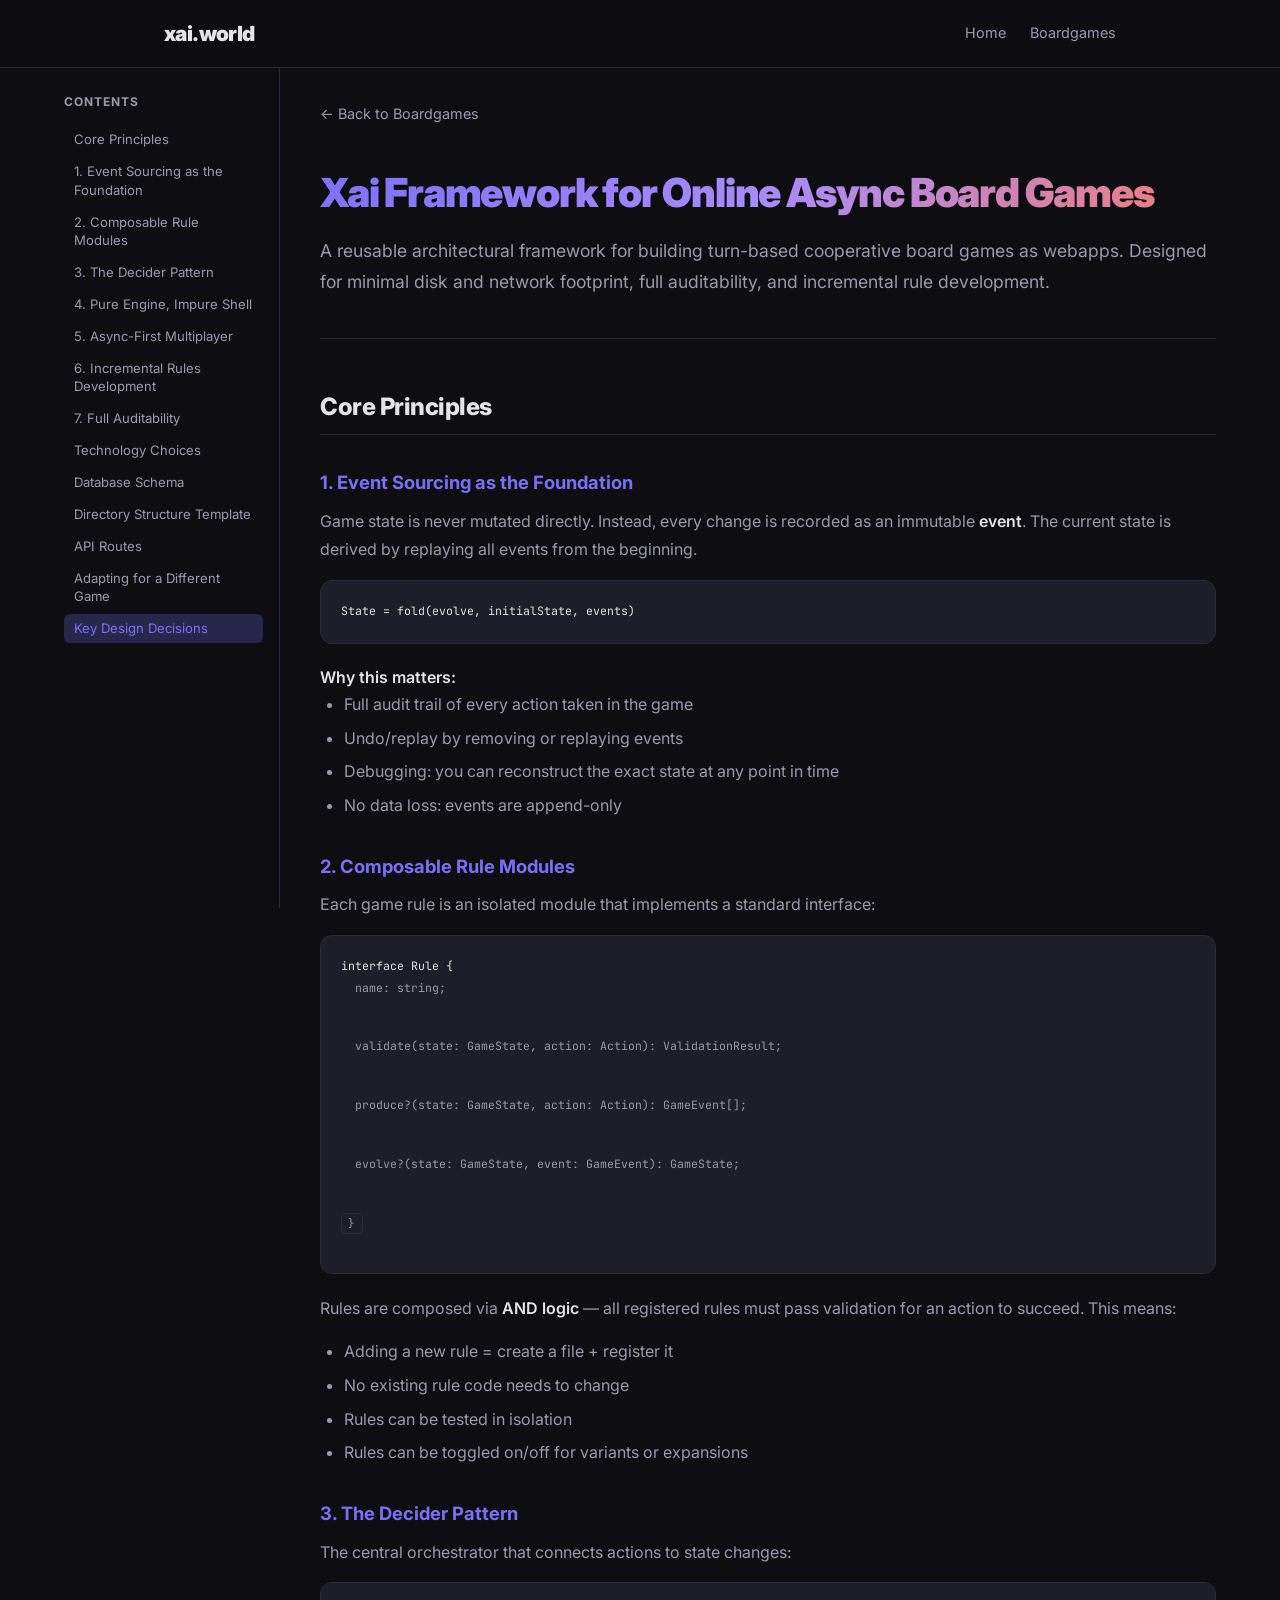
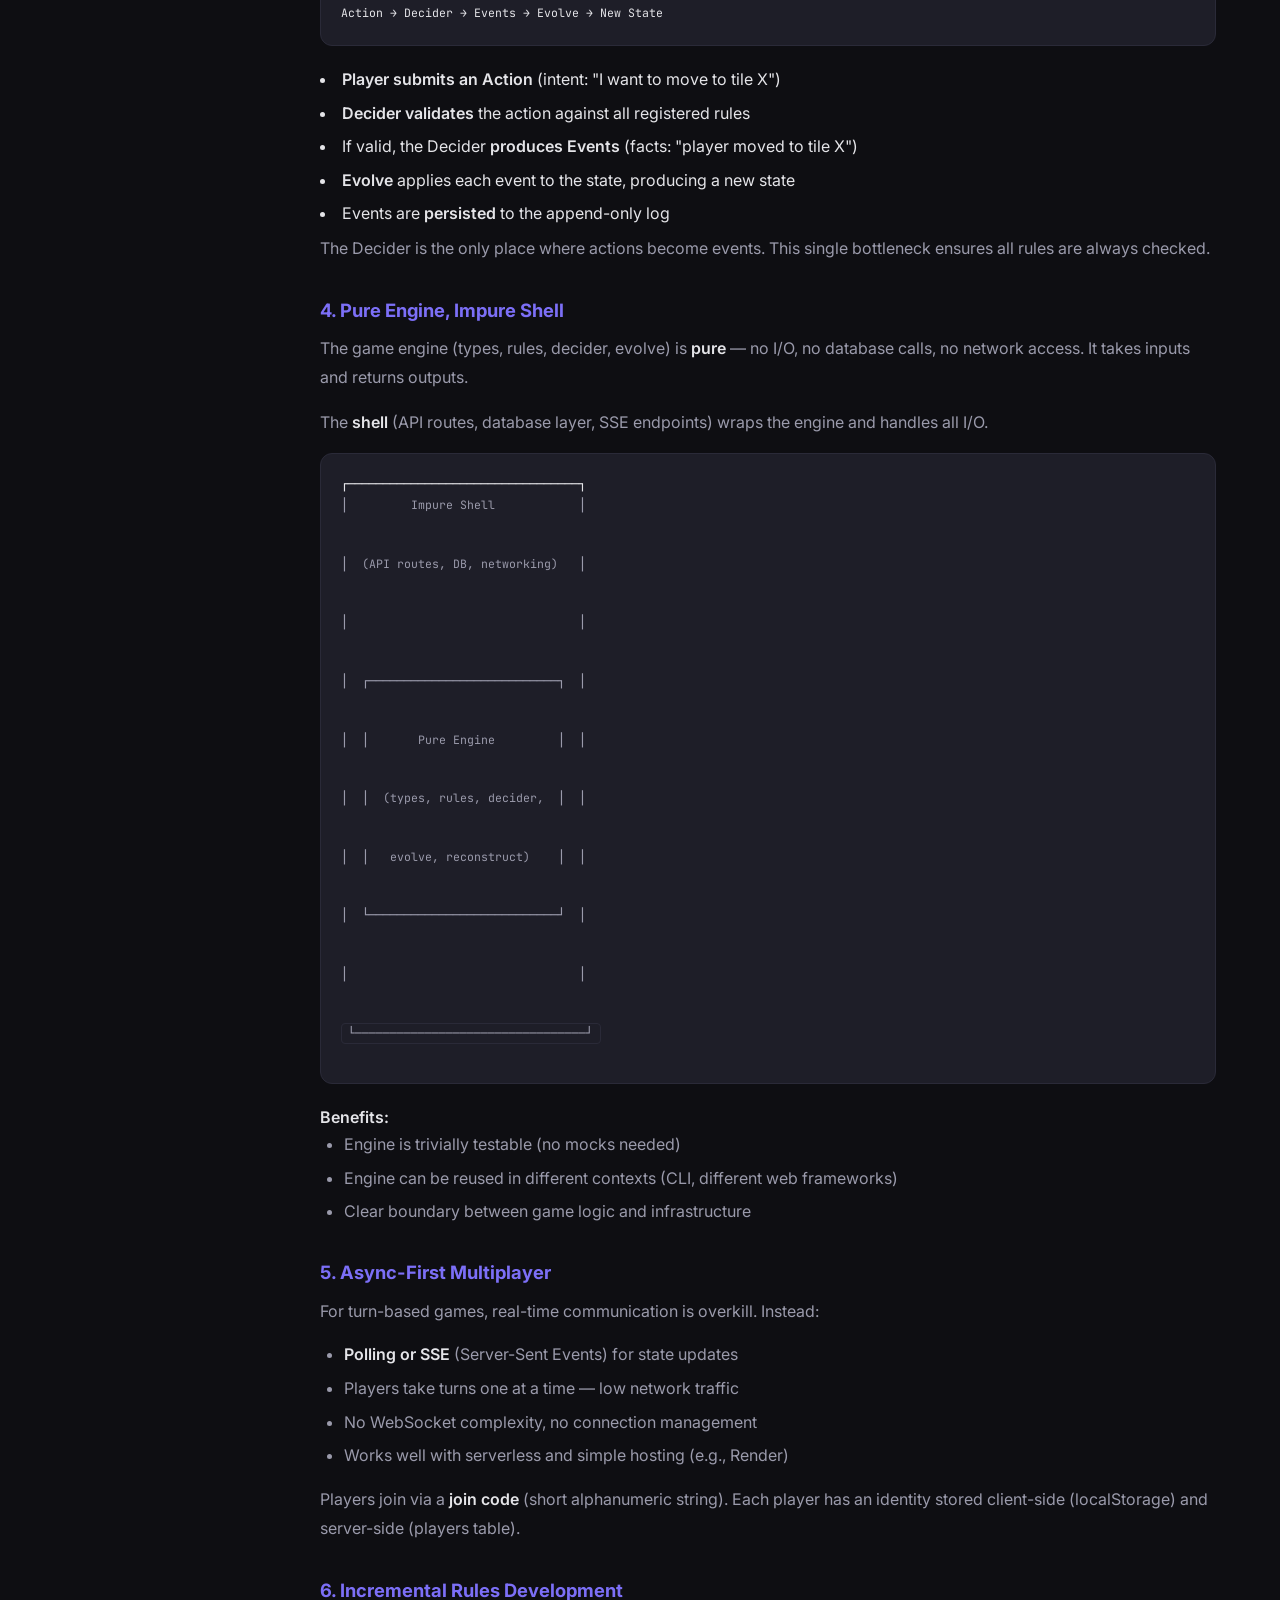
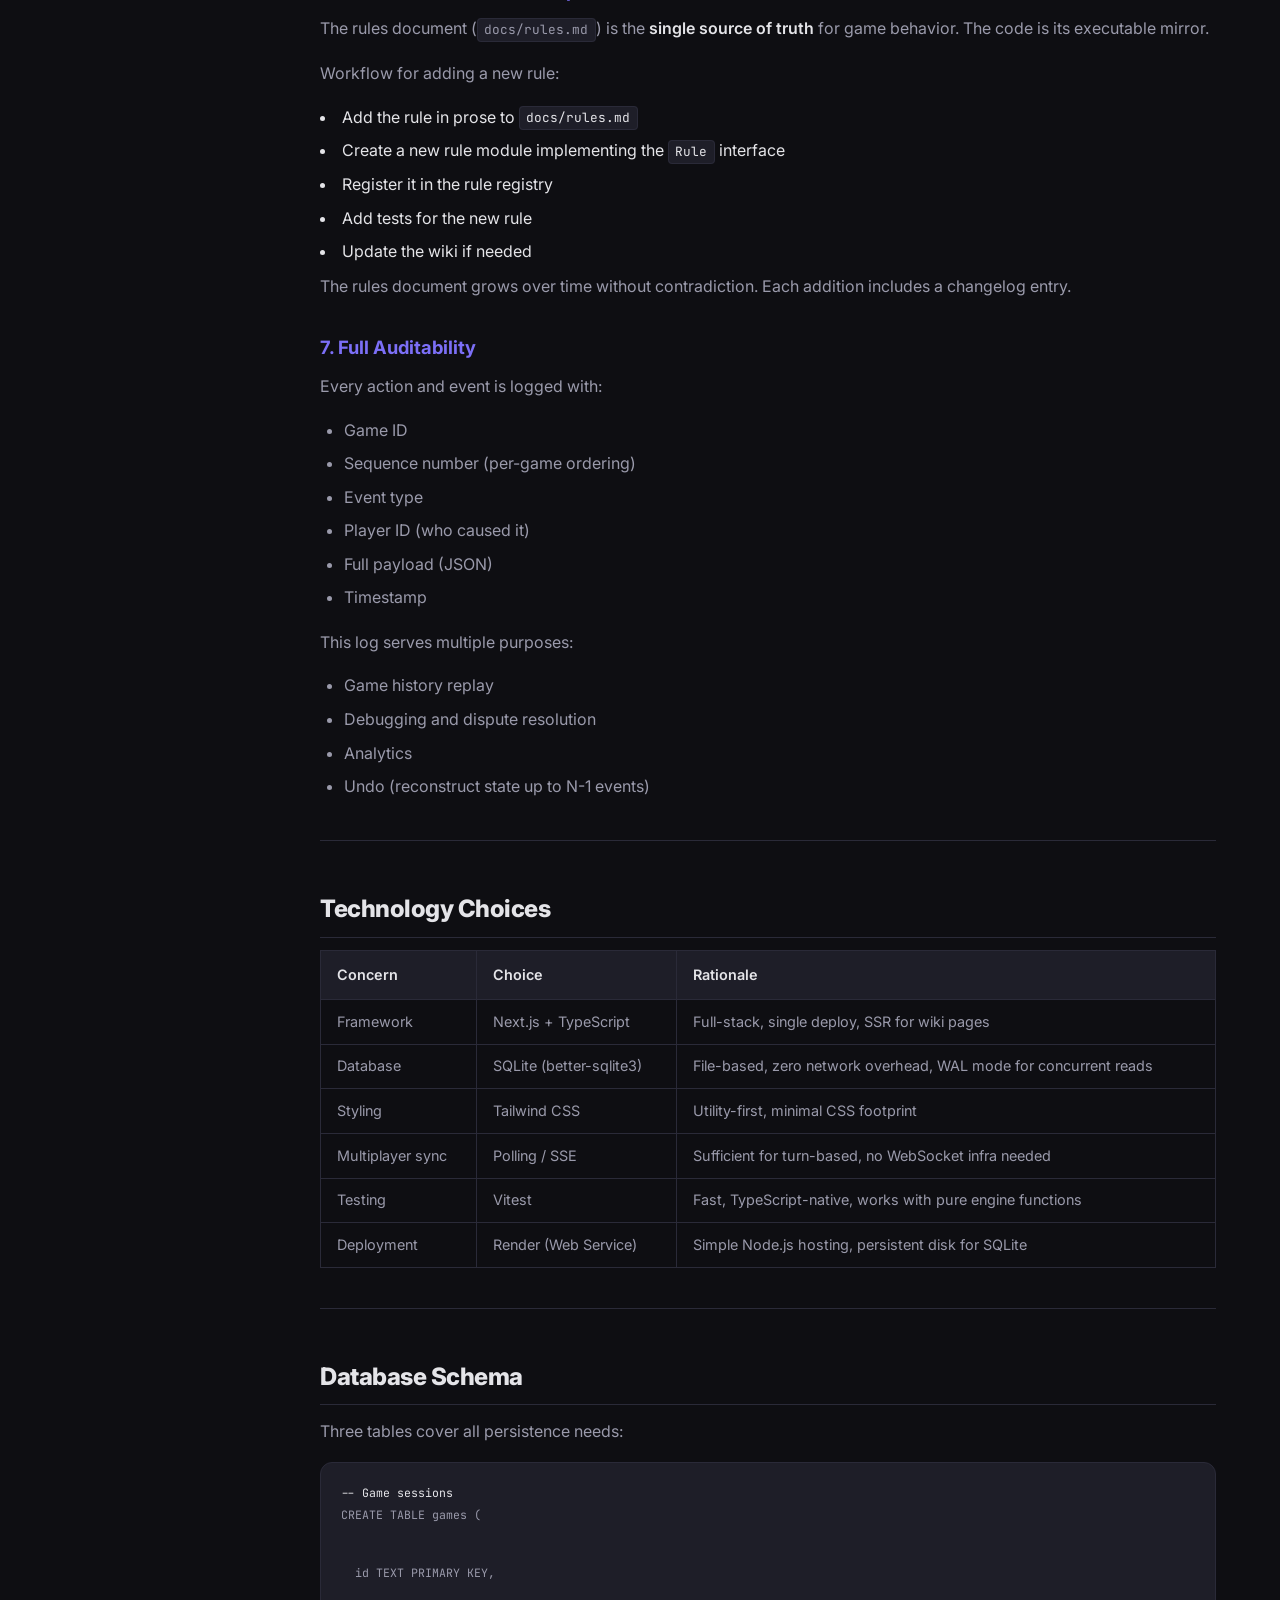
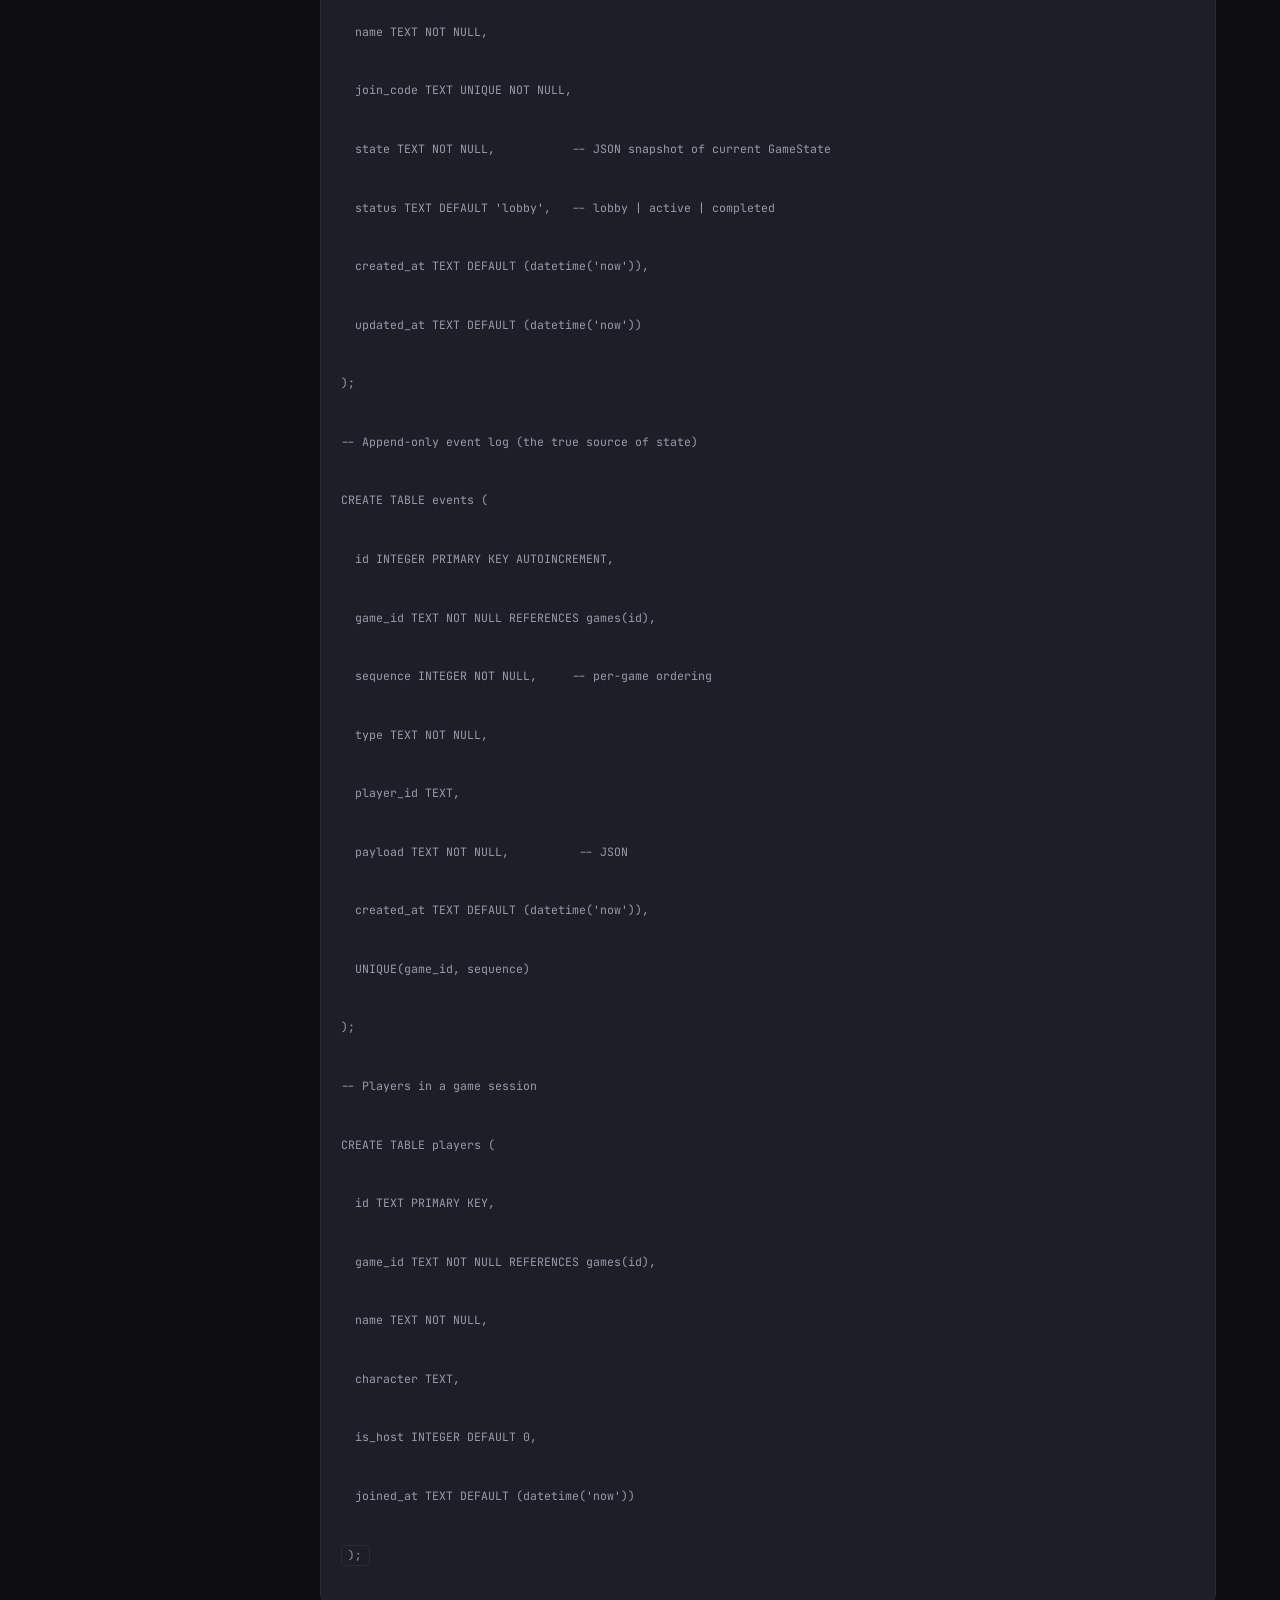
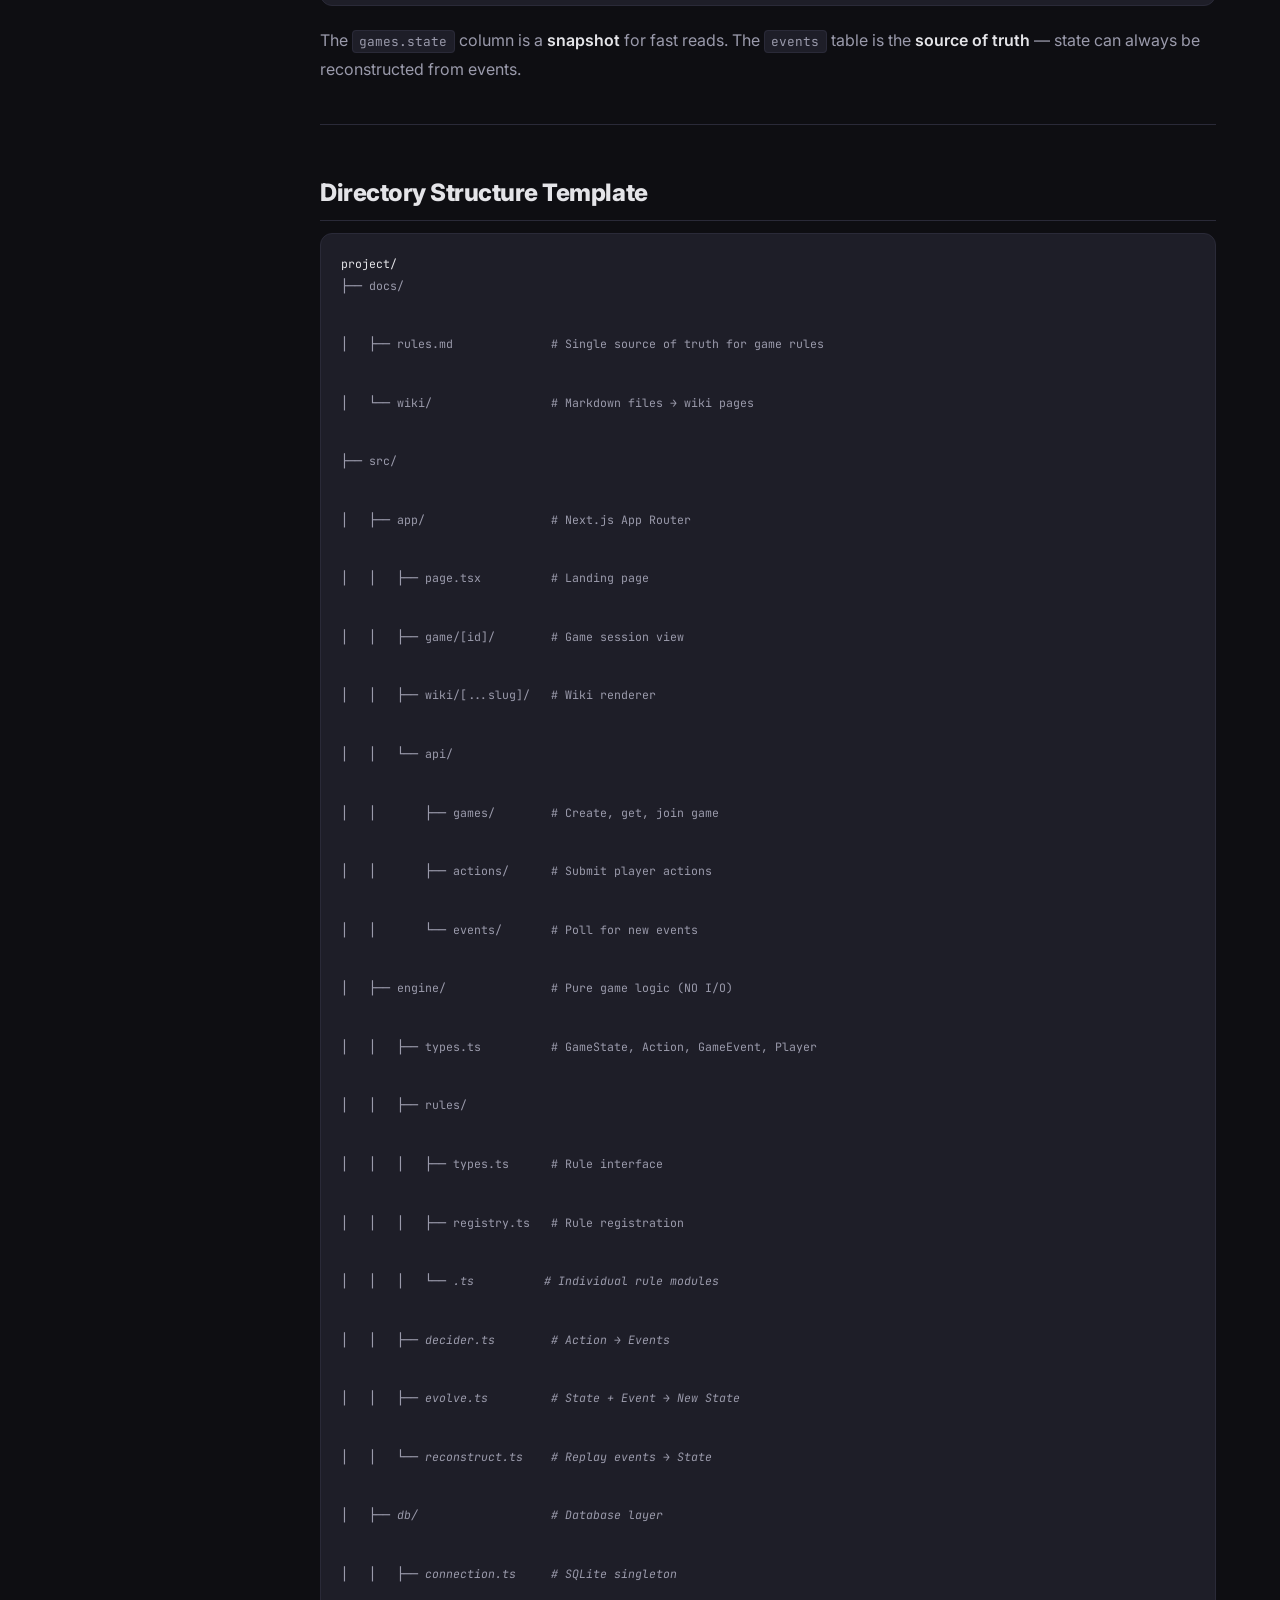
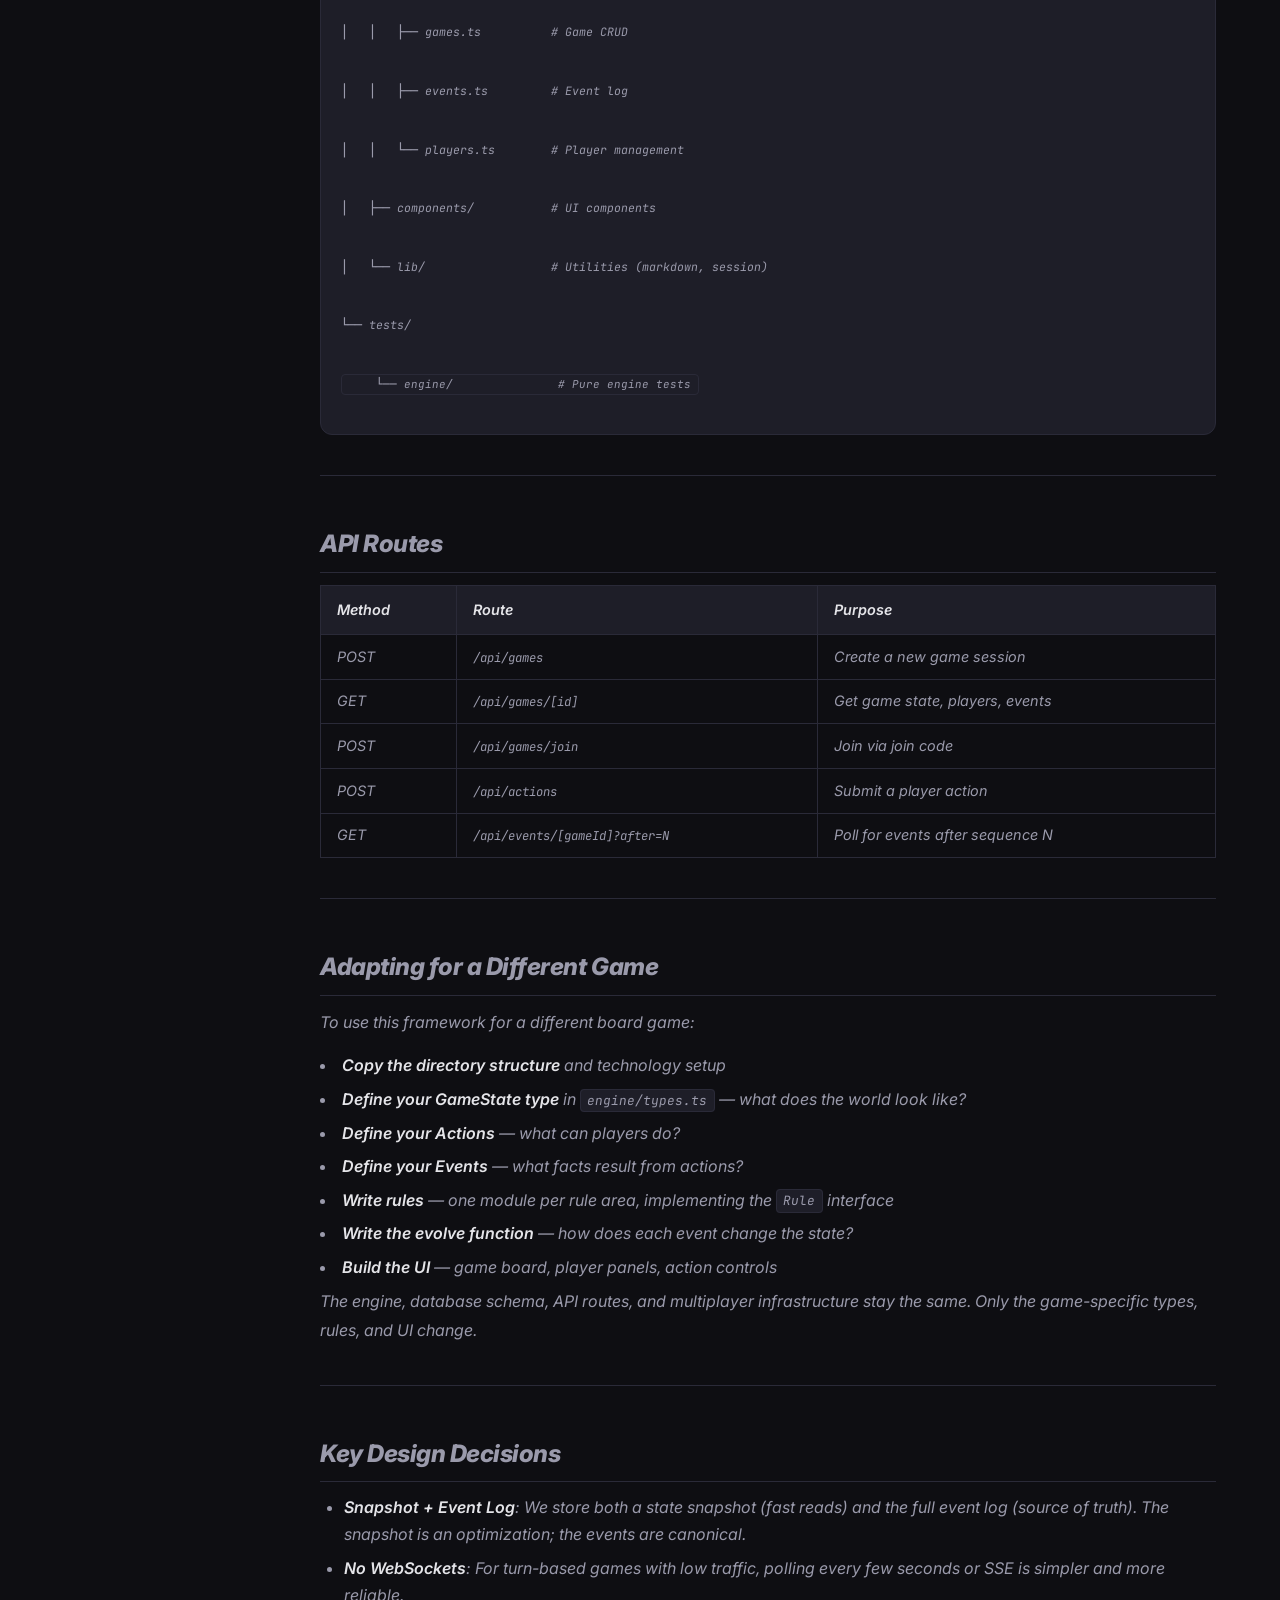
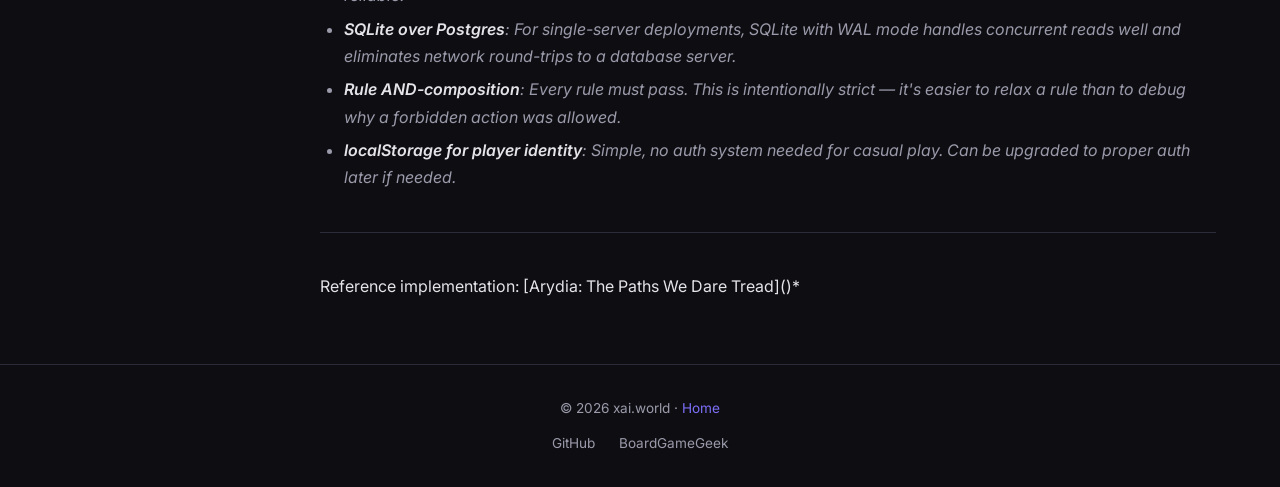
<file: bg-framework/index.html>
<!DOCTYPE html>
<html lang="en">
<head>
  <meta charset="UTF-8">
  <meta name="viewport" content="width=device-width, initial-scale=1.0">
  <title>Xai Framework — xai.world</title>
  <link rel="stylesheet" href="../style.css">
  <link rel="preconnect" href="https://fonts.googleapis.com">
  <link rel="preconnect" href="https://fonts.gstatic.com" crossorigin>
  <link href="https://fonts.googleapis.com/css2?family=Inter:wght@300;400;600;700;900&family=JetBrains+Mono:wght@400;600&display=swap" rel="stylesheet">
  <style>
    /* ── Markdown article styling ── */
    /* ── Layout with sidebar ── */
    .page-layout {
      display: flex;
      max-width: 1200px;
      margin: 0 auto;
      gap: 0;
    }

    .sidebar {
      width: 240px;
      flex-shrink: 0;
      position: sticky;
      top: 60px;
      align-self: flex-start;
      height: calc(100vh - 60px);
      overflow-y: auto;
      padding: 1.5rem 1rem 2rem 1.5rem;
      border-right: 1px solid var(--color-border);
    }

    .sidebar-title {
      font-size: 0.75rem;
      font-weight: 700;
      text-transform: uppercase;
      letter-spacing: 0.08em;
      color: var(--color-text-muted);
      margin-bottom: 0.75rem;
    }

    .toc {
      list-style: none;
      padding: 0;
      margin: 0;
    }

    .toc li {
      margin-bottom: 0.2rem;
    }

    .toc a {
      display: block;
      padding: 0.3rem 0.5rem;
      font-size: 0.82rem;
      color: var(--color-text-muted);
      border-radius: 6px;
      transition: color 0.2s, background 0.2s;
      line-height: 1.4;
    }

    .toc a:hover {
      color: var(--color-text);
      background: var(--color-surface);
      text-decoration: none;
    }

    .toc a.active {
      color: var(--color-accent);
      background: var(--color-accent-glow);
    }

    .toc .toc-h3 {
      padding-left: 1.2rem;
      font-size: 0.78rem;
    }

    .article-content {
      max-width: var(--max-width);
      flex: 1;
      min-width: 0;
      padding: 2rem 1.5rem 4rem 2.5rem;
    }

    .article-content h1 {
      font-size: clamp(1.8rem, 4vw, 2.5rem);
      font-weight: 900;
      letter-spacing: -0.03em;
      margin-bottom: 0.5rem;
      background: linear-gradient(135deg, var(--color-accent), #a78bfa, var(--color-accent-2));
      -webkit-background-clip: text;
      -webkit-text-fill-color: transparent;
      background-clip: text;
    }

    .article-content h1 + p {
      color: var(--color-text-muted);
      font-size: 1.1rem;
      margin-bottom: 2rem;
    }

    .article-content h2 {
      font-size: 1.5rem;
      font-weight: 800;
      letter-spacing: -0.02em;
      margin-top: 3rem;
      margin-bottom: 0.75rem;
      padding-bottom: 0.4rem;
      border-bottom: 1px solid var(--color-border);
    }

    .article-content h3 {
      font-size: 1.15rem;
      font-weight: 700;
      margin-top: 2rem;
      margin-bottom: 0.5rem;
      color: var(--color-accent);
    }

    .article-content p {
      color: var(--color-text-muted);
      margin-bottom: 1rem;
      line-height: 1.8;
    }

    .article-content strong {
      color: var(--color-text);
      font-weight: 600;
    }

    .article-content ul, .article-content ol {
      color: var(--color-text-muted);
      margin-bottom: 1rem;
      padding-left: 1.5rem;
    }

    .article-content li {
      margin-bottom: 0.4rem;
      line-height: 1.7;
    }

    .article-content hr {
      border: none;
      border-top: 1px solid var(--color-border);
      margin: 2.5rem 0;
    }

    .article-content pre {
      background: var(--color-surface);
      border: 1px solid var(--color-border);
      border-radius: var(--radius);
      padding: 1.25rem;
      overflow-x: auto;
      margin-bottom: 1.25rem;
      font-size: 0.85rem;
      line-height: 1.6;
    }

    .article-content code {
      font-family: 'JetBrains Mono', monospace;
      font-size: 0.85em;
    }

    .article-content p code,
    .article-content li code {
      background: var(--color-surface);
      padding: 0.15rem 0.4rem;
      border-radius: 4px;
      border: 1px solid var(--color-border);
      font-size: 0.8em;
    }

    .article-content table {
      width: 100%;
      border-collapse: collapse;
      margin-bottom: 1.5rem;
      font-size: 0.9rem;
    }

    .article-content th {
      background: var(--color-surface);
      color: var(--color-text);
      font-weight: 600;
      text-align: left;
      padding: 0.75rem 1rem;
      border: 1px solid var(--color-border);
    }

    .article-content td {
      color: var(--color-text-muted);
      padding: 0.6rem 1rem;
      border: 1px solid var(--color-border);
    }

    .article-content em {
      color: var(--color-text-muted);
      font-style: italic;
    }

    .article-content blockquote {
      border-left: 3px solid var(--color-accent);
      padding-left: 1rem;
      margin: 1rem 0;
      color: var(--color-text-muted);
    }

    .back-link {
      display: inline-block;
      margin-bottom: 2rem;
      font-size: 0.9rem;
      color: var(--color-text-muted);
      transition: color 0.2s;
    }

    .back-link:hover {
      color: var(--color-accent);
      text-decoration: none;
    }

    @media (max-width: 860px) {
      .page-layout {
        flex-direction: column;
      }

      .sidebar {
        position: relative;
        top: 0;
        width: 100%;
        height: auto;
        border-right: none;
        border-bottom: 1px solid var(--color-border);
        padding: 1rem 1.5rem;
      }

      .toc .toc-h3 {
        display: none;
      }

      .toc {
        display: flex;
        flex-wrap: wrap;
        gap: 0.25rem;
      }

      .toc li {
        margin-bottom: 0;
      }

      .article-content {
        padding: 2rem 1.5rem 4rem;
      }
    }
  </style>
</head>
<body>

  <header>
    <nav>
      <a href="/" class="logo">xai.world</a>
      <div class="nav-links">
        <a href="/">Home</a>
        <a href="/boardgames/">Boardgames</a>
      </div>
    </nav>
  </header>

  <div class="page-layout">
    <aside class="sidebar">
      <div class="sidebar-title">Contents</div>
      <ul class="toc" id="toc"></ul>
    </aside>
    <div class="article-content">
      <a href="/boardgames/" class="back-link">← Back to Boardgames</a>
      <div id="md-content"></div>
    </div>
  </div>

  <footer>
    <p>&copy; 2026 xai.world · <a href="/">Home</a></p>
    <div class="footer-links">
      <a href="https://github.com/xaiworld" target="_blank">GitHub</a>
      <a href="https://boardgamegeek.com/profile/wejejeei" target="_blank">BoardGameGeek</a>
    </div>
  </footer>

  <script>
    // Minimal Markdown-to-HTML renderer for static content
    (function () {
      const md = `# Xai Framework for Online Async Board Games

A reusable architectural framework for building turn-based cooperative board games as webapps. Designed for minimal disk and network footprint, full auditability, and incremental rule development.

---

## Core Principles

### 1. Event Sourcing as the Foundation

Game state is never mutated directly. Instead, every change is recorded as an immutable **event**. The current state is derived by replaying all events from the beginning.

\`\`\`
State = fold(evolve, initialState, events)
\`\`\`

**Why this matters:**
- Full audit trail of every action taken in the game
- Undo/replay by removing or replaying events
- Debugging: you can reconstruct the exact state at any point in time
- No data loss: events are append-only

### 2. Composable Rule Modules

Each game rule is an isolated module that implements a standard interface:

\`\`\`typescript
interface Rule {
  name: string;
  validate(state: GameState, action: Action): ValidationResult;
  produce?(state: GameState, action: Action): GameEvent[];
  evolve?(state: GameState, event: GameEvent): GameState;
}
\`\`\`

Rules are composed via **AND logic** — all registered rules must pass validation for an action to succeed. This means:
- Adding a new rule = create a file + register it
- No existing rule code needs to change
- Rules can be tested in isolation
- Rules can be toggled on/off for variants or expansions

### 3. The Decider Pattern

The central orchestrator that connects actions to state changes:

\`\`\`
Action → Decider → Events → Evolve → New State
\`\`\`

1. **Player submits an Action** (intent: "I want to move to tile X")
2. **Decider validates** the action against all registered rules
3. If valid, the Decider **produces Events** (facts: "player moved to tile X")
4. **Evolve** applies each event to the state, producing a new state
5. Events are **persisted** to the append-only log

The Decider is the only place where actions become events. This single bottleneck ensures all rules are always checked.

### 4. Pure Engine, Impure Shell

The game engine (types, rules, decider, evolve) is **pure** — no I/O, no database calls, no network access. It takes inputs and returns outputs.

The **shell** (API routes, database layer, SSE endpoints) wraps the engine and handles all I/O.

\`\`\`
┌─────────────────────────────────┐
│         Impure Shell            │
│  (API routes, DB, networking)   │
│                                 │
│  ┌───────────────────────────┐  │
│  │       Pure Engine         │  │
│  │  (types, rules, decider,  │  │
│  │   evolve, reconstruct)    │  │
│  └───────────────────────────┘  │
│                                 │
└─────────────────────────────────┘
\`\`\`

**Benefits:**
- Engine is trivially testable (no mocks needed)
- Engine can be reused in different contexts (CLI, different web frameworks)
- Clear boundary between game logic and infrastructure

### 5. Async-First Multiplayer

For turn-based games, real-time communication is overkill. Instead:

- **Polling or SSE** (Server-Sent Events) for state updates
- Players take turns one at a time — low network traffic
- No WebSocket complexity, no connection management
- Works well with serverless and simple hosting (e.g., Render)

Players join via a **join code** (short alphanumeric string). Each player has an identity stored client-side (localStorage) and server-side (players table).

### 6. Incremental Rules Development

The rules document (\`docs/rules.md\`) is the **single source of truth** for game behavior. The code is its executable mirror.

Workflow for adding a new rule:
1. Add the rule in prose to \`docs/rules.md\`
2. Create a new rule module implementing the \`Rule\` interface
3. Register it in the rule registry
4. Add tests for the new rule
5. Update the wiki if needed

The rules document grows over time without contradiction. Each addition includes a changelog entry.

### 7. Full Auditability

Every action and event is logged with:
- Game ID
- Sequence number (per-game ordering)
- Event type
- Player ID (who caused it)
- Full payload (JSON)
- Timestamp

This log serves multiple purposes:
- Game history replay
- Debugging and dispute resolution
- Analytics
- Undo (reconstruct state up to N-1 events)

---

## Technology Choices

| Concern | Choice | Rationale |
|---------|--------|-----------|
| Framework | Next.js + TypeScript | Full-stack, single deploy, SSR for wiki pages |
| Database | SQLite (better-sqlite3) | File-based, zero network overhead, WAL mode for concurrent reads |
| Styling | Tailwind CSS | Utility-first, minimal CSS footprint |
| Multiplayer sync | Polling / SSE | Sufficient for turn-based, no WebSocket infra needed |
| Testing | Vitest | Fast, TypeScript-native, works with pure engine functions |
| Deployment | Render (Web Service) | Simple Node.js hosting, persistent disk for SQLite |

---

## Database Schema

Three tables cover all persistence needs:

\`\`\`sql
-- Game sessions
CREATE TABLE games (
  id TEXT PRIMARY KEY,
  name TEXT NOT NULL,
  join_code TEXT UNIQUE NOT NULL,
  state TEXT NOT NULL,           -- JSON snapshot of current GameState
  status TEXT DEFAULT 'lobby',   -- lobby | active | completed
  created_at TEXT DEFAULT (datetime('now')),
  updated_at TEXT DEFAULT (datetime('now'))
);

-- Append-only event log (the true source of state)
CREATE TABLE events (
  id INTEGER PRIMARY KEY AUTOINCREMENT,
  game_id TEXT NOT NULL REFERENCES games(id),
  sequence INTEGER NOT NULL,     -- per-game ordering
  type TEXT NOT NULL,
  player_id TEXT,
  payload TEXT NOT NULL,          -- JSON
  created_at TEXT DEFAULT (datetime('now')),
  UNIQUE(game_id, sequence)
);

-- Players in a game session
CREATE TABLE players (
  id TEXT PRIMARY KEY,
  game_id TEXT NOT NULL REFERENCES games(id),
  name TEXT NOT NULL,
  character TEXT,
  is_host INTEGER DEFAULT 0,
  joined_at TEXT DEFAULT (datetime('now'))
);
\`\`\`

The \`games.state\` column is a **snapshot** for fast reads. The \`events\` table is the **source of truth** — state can always be reconstructed from events.

---

## Directory Structure Template

\`\`\`
project/
├── docs/
│   ├── rules.md              # Single source of truth for game rules
│   └── wiki/                 # Markdown files → wiki pages
├── src/
│   ├── app/                  # Next.js App Router
│   │   ├── page.tsx          # Landing page
│   │   ├── game/[id]/        # Game session view
│   │   ├── wiki/[...slug]/   # Wiki renderer
│   │   └── api/
│   │       ├── games/        # Create, get, join game
│   │       ├── actions/      # Submit player actions
│   │       └── events/       # Poll for new events
│   ├── engine/               # Pure game logic (NO I/O)
│   │   ├── types.ts          # GameState, Action, GameEvent, Player
│   │   ├── rules/
│   │   │   ├── types.ts      # Rule interface
│   │   │   ├── registry.ts   # Rule registration
│   │   │   └── *.ts          # Individual rule modules
│   │   ├── decider.ts        # Action → Events
│   │   ├── evolve.ts         # State + Event → New State
│   │   └── reconstruct.ts    # Replay events → State
│   ├── db/                   # Database layer
│   │   ├── connection.ts     # SQLite singleton
│   │   ├── games.ts          # Game CRUD
│   │   ├── events.ts         # Event log
│   │   └── players.ts        # Player management
│   ├── components/           # UI components
│   └── lib/                  # Utilities (markdown, session)
└── tests/
    └── engine/               # Pure engine tests
\`\`\`

---

## API Routes

| Method | Route | Purpose |
|--------|-------|---------|
| POST | \`/api/games\` | Create a new game session |
| GET | \`/api/games/[id]\` | Get game state, players, events |
| POST | \`/api/games/join\` | Join via join code |
| POST | \`/api/actions\` | Submit a player action |
| GET | \`/api/events/[gameId]?after=N\` | Poll for events after sequence N |

---

## Adapting for a Different Game

To use this framework for a different board game:

1. **Copy the directory structure** and technology setup
2. **Define your GameState type** in \`engine/types.ts\` — what does the world look like?
3. **Define your Actions** — what can players do?
4. **Define your Events** — what facts result from actions?
5. **Write rules** — one module per rule area, implementing the \`Rule\` interface
6. **Write the evolve function** — how does each event change the state?
7. **Build the UI** — game board, player panels, action controls

The engine, database schema, API routes, and multiplayer infrastructure stay the same. Only the game-specific types, rules, and UI change.

---

## Key Design Decisions

- **Snapshot + Event Log**: We store both a state snapshot (fast reads) and the full event log (source of truth). The snapshot is an optimization; the events are canonical.
- **No WebSockets**: For turn-based games with low traffic, polling every few seconds or SSE is simpler and more reliable.
- **SQLite over Postgres**: For single-server deployments, SQLite with WAL mode handles concurrent reads well and eliminates network round-trips to a database server.
- **Rule AND-composition**: Every rule must pass. This is intentionally strict — it's easier to relax a rule than to debug why a forbidden action was allowed.
- **localStorage for player identity**: Simple, no auth system needed for casual play. Can be upgraded to proper auth later if needed.

---

*Reference implementation: [Arydia: The Paths We Dare Tread]()*
`;

      function renderMarkdown(text) {
        // Escape HTML
        let html = text
          .replace(/&/g, '&amp;')
          .replace(/</g, '&lt;')
          .replace(/>/g, '&gt;');

        // Code blocks (``` ... ```)
        html = html.replace(/```(\w*)\n([\s\S]*?)```/g, function (_, lang, code) {
          return '<pre><code>' + code.trim() + '</code></pre>';
        });

        // Tables
        html = html.replace(/((?:^\|.+\|$\n?)+)/gm, function (tableBlock) {
          const rows = tableBlock.trim().split('\n');
          if (rows.length < 2) return tableBlock;

          let table = '<table>';
          // Header
          const headerCells = rows[0].split('|').filter(c => c.trim());
          table += '<thead><tr>' + headerCells.map(c => '<th>' + c.trim() + '</th>').join('') + '</tr></thead>';

          // Skip separator row (row[1])
          // Body
          table += '<tbody>';
          for (let i = 2; i < rows.length; i++) {
            const cells = rows[i].split('|').filter(c => c.trim());
            table += '<tr>' + cells.map(c => '<td>' + c.trim() + '</td>').join('') + '</tr>';
          }
          table += '</tbody></table>';
          return table;
        });

        // Headings
        html = html.replace(/^### (.+)$/gm, '<h3>$1</h3>');
        html = html.replace(/^## (.+)$/gm, '<h2>$1</h2>');
        html = html.replace(/^# (.+)$/gm, '<h1>$1</h1>');

        // Horizontal rules
        html = html.replace(/^---$/gm, '<hr>');

        // Bold and inline code
        html = html.replace(/`([^`]+)`/g, '<code>$1</code>');
        html = html.replace(/\*\*([^*]+)\*\*/g, '<strong>$1</strong>');
        html = html.replace(/\*([^*]+)\*/g, '<em>$1</em>');

        // Links
        html = html.replace(/\[([^\]]+)\]\(([^)]+)\)/g, '<a href="$2" target="_blank">$1</a>');

        // Unordered list items
        html = html.replace(/^- (.+)$/gm, '<li>$1</li>');
        html = html.replace(/((?:<li>.*<\/li>\n?)+)/g, '<ul>$1</ul>');

        // Ordered list items
        html = html.replace(/^\d+\. (.+)$/gm, '<li>$1</li>');

        // Paragraphs — wrap remaining bare lines
        html = html.replace(/^(?!<[a-z/])((?!$).+)$/gm, '<p>$1</p>');

        // Clean up empty lines
        html = html.replace(/\n{2,}/g, '\n');

        return html;
      }

      document.getElementById('md-content').innerHTML = renderMarkdown(md);

      // Build TOC from rendered headings
      var toc = document.getElementById('toc');
      var headings = document.querySelectorAll('#md-content h2, #md-content h3');
      headings.forEach(function (h, i) {
        var id = 'section-' + i;
        h.id = id;
        var li = document.createElement('li');
        var a = document.createElement('a');
        a.href = '#' + id;
        a.textContent = h.textContent;
        if (h.tagName === 'H3') a.classList.add('toc-h3');
        li.appendChild(a);
        toc.appendChild(li);
      });

      // Scroll-spy: highlight active section
      var tocLinks = toc.querySelectorAll('a');
      var observer = new IntersectionObserver(function (entries) {
        entries.forEach(function (entry) {
          if (entry.isIntersecting) {
            tocLinks.forEach(function (l) { l.classList.remove('active'); });
            var active = toc.querySelector('a[href="#' + entry.target.id + '"]');
            if (active) active.classList.add('active');
          }
        });
      }, { rootMargin: '-80px 0px -60% 0px', threshold: 0 });

      headings.forEach(function (h) { observer.observe(h); });
    })();
  </script>

</body>
</html>
</file>
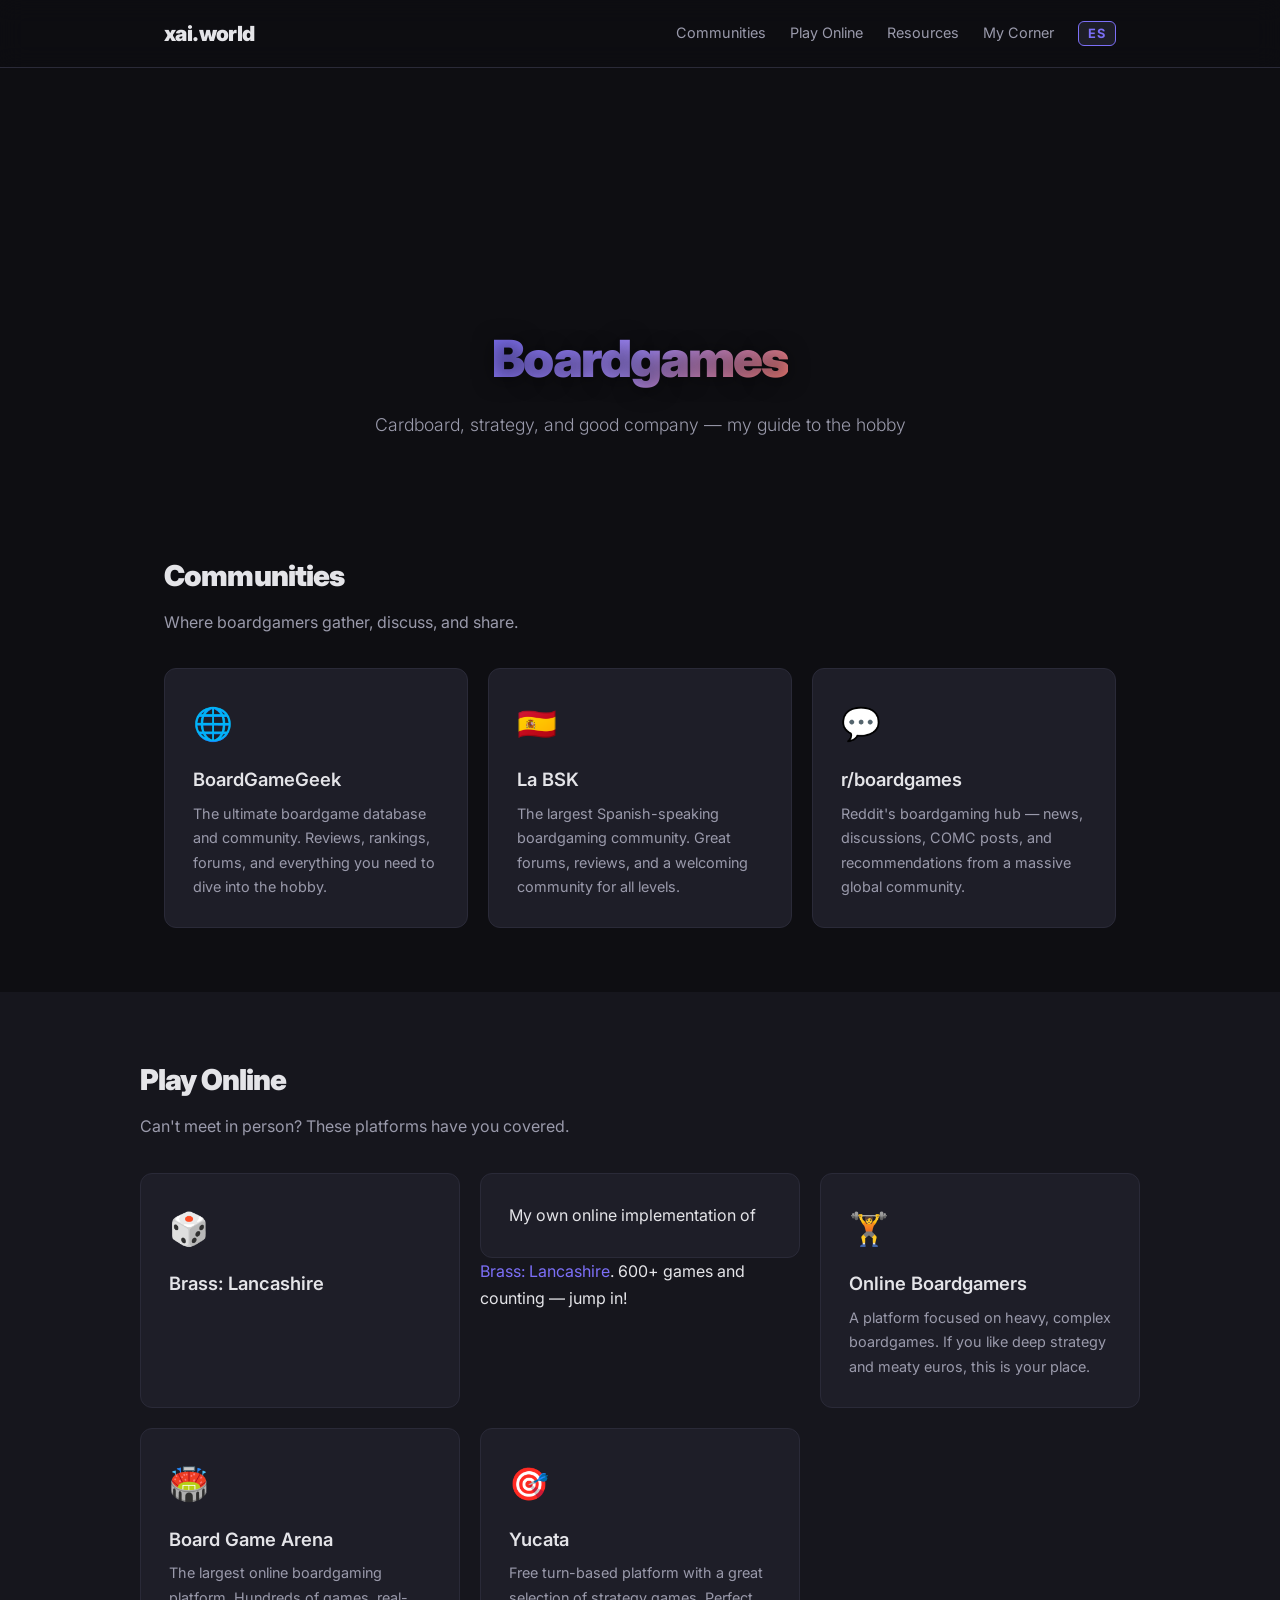
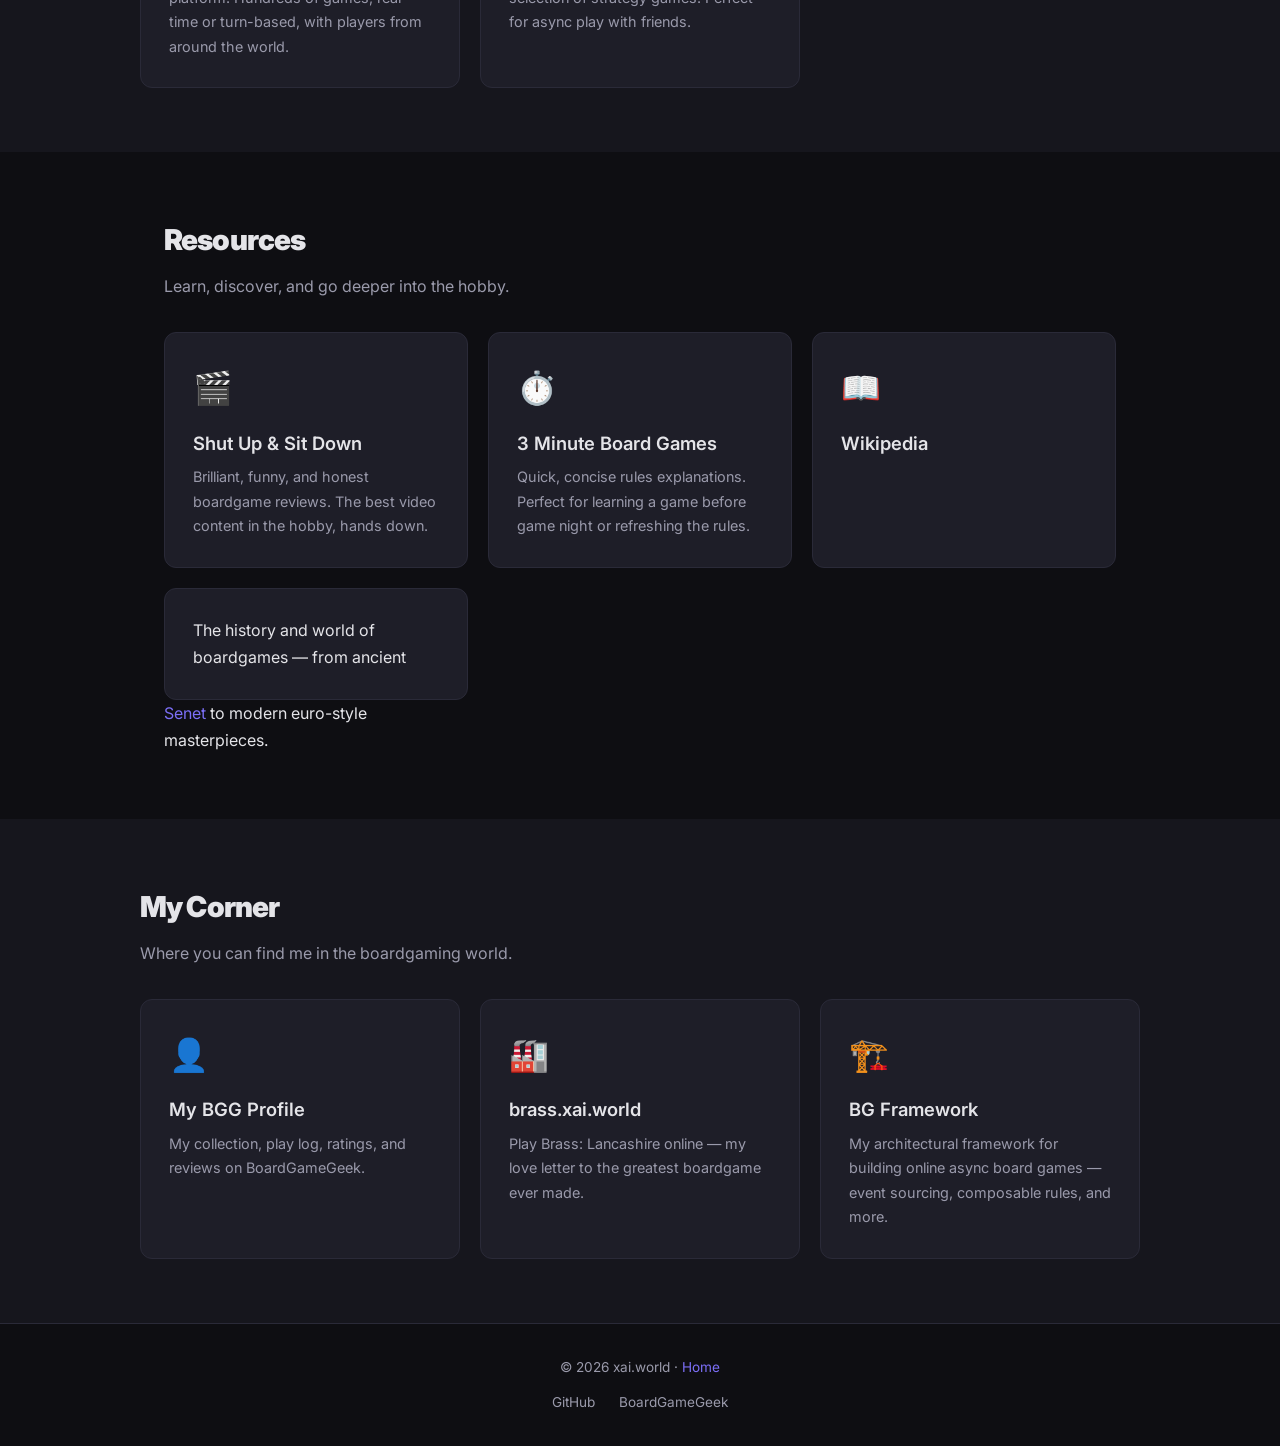
<file: boardgames/index.html>
<!DOCTYPE html>
<html lang="en">
<head>
  <meta charset="UTF-8">
  <meta name="viewport" content="width=device-width, initial-scale=1.0">
  <title>Boardgames — xai.world</title>
  <link rel="stylesheet" href="../style.css">
  <link rel="preconnect" href="https://fonts.googleapis.com">
  <link rel="preconnect" href="https://fonts.gstatic.com" crossorigin>
  <link href="https://fonts.googleapis.com/css2?family=Inter:wght@300;400;600;700;900&display=swap" rel="stylesheet">
</head>
<body>

  <header>
    <nav>
      <a href="/" class="logo">xai.world</a>
      <div class="nav-links">
        <a href="#communities" data-en="Communities" data-es="Comunidades">Communities</a>
        <a href="#play-online" data-en="Play Online" data-es="Jugar Online">Play Online</a>
        <a href="#resources" data-en="Resources" data-es="Recursos">Resources</a>
        <a href="#my-world" data-en="My Corner" data-es="Mi Rincón">My Corner</a>
        <button id="lang-toggle" class="lang-btn" title="Switch language">ES</button>
      </div>
    </nav>
  </header>

  <!-- ═══════════════ HERO ═══════════════ -->
  <section class="hero boardgames-hero">
    <div class="hero-content">
      <h1><span class="highlight">Boardgames</span></h1>
      <p class="tagline" data-en="Cardboard, strategy, and good company — my guide to the hobby"
         data-es="Cartón, estrategia y buena compañía — mi guía del hobby">
        Cardboard, strategy, and good company — my guide to the hobby
      </p>
    </div>
  </section>

  <!-- ═══════════════ COMMUNITIES ═══════════════ -->
  <section id="communities" class="section">
    <h2 data-en="Communities" data-es="Comunidades">Communities</h2>
    <p class="section-subtitle" data-en="Where boardgamers gather, discuss, and share."
       data-es="Donde los jugones se reúnen, debaten y comparten.">
      Where boardgamers gather, discuss, and share.
    </p>
    <div class="worlds-grid">

      <a href="https://boardgamegeek.com" class="world-card" target="_blank" rel="noopener">
        <span class="world-icon">🌐</span>
        <h3>BoardGameGeek</h3>
        <p data-en="The ultimate boardgame database and community. Reviews, rankings, forums, and everything you need to dive into the hobby."
           data-es="La base de datos y comunidad definitiva de juegos de mesa. Reseñas, rankings, foros y todo lo que necesitas para sumergirte en el hobby.">
          The ultimate boardgame database and community. Reviews, rankings, forums, and everything you need to dive into the hobby.
        </p>
      </a>

      <a href="https://labsk.net" class="world-card" target="_blank" rel="noopener">
        <span class="world-icon">🇪🇸</span>
        <h3>La BSK</h3>
        <p data-en="The largest Spanish-speaking boardgaming community. Great forums, reviews, and a welcoming community for all levels."
           data-es="La mayor comunidad hispanohablante de juegos de mesa. Grandes foros, reseñas y una comunidad acogedora para todos los niveles.">
          The largest Spanish-speaking boardgaming community. Great forums, reviews, and a welcoming community for all levels.
        </p>
      </a>

      <a href="https://www.reddit.com/r/boardgames/" class="world-card" target="_blank" rel="noopener">
        <span class="world-icon">💬</span>
        <h3>r/boardgames</h3>
        <p data-en="Reddit's boardgaming hub — news, discussions, COMC posts, and recommendations from a massive global community."
           data-es="El centro de juegos de mesa en Reddit — noticias, debates, fotos de colecciones y recomendaciones de una enorme comunidad global.">
          Reddit's boardgaming hub — news, discussions, COMC posts, and recommendations from a massive global community.
        </p>
      </a>

    </div>
  </section>

  <!-- ═══════════════ PLAY ONLINE ═══════════════ -->
  <section id="play-online" class="section section-alt">
    <h2 data-en="Play Online" data-es="Jugar Online">Play Online</h2>
    <p class="section-subtitle" data-en="Can't meet in person? These platforms have you covered."
       data-es="¿No podéis quedar en persona? Estas plataformas os lo ponen fácil.">
      Can't meet in person? These platforms have you covered.
    </p>
    <div class="worlds-grid">

      <a href="https://brass.xai.world" class="world-card" target="_blank" rel="noopener">
        <span class="world-icon">🎲</span>
        <h3>Brass: Lancashire</h3>
        <p data-en="My own online implementation of <a href='https://en.wikipedia.org/wiki/Brass:_Lancashire' target='_blank'>Brass: Lancashire</a>. 600+ games and counting — jump in!"
           data-es="Mi propia implementación online de <a href='https://es.wikipedia.org/wiki/Brass:_Lancashire' target='_blank'>Brass: Lancashire</a>. Más de 600 partidas — ¡anímate!">
          My own online implementation of <a href="https://en.wikipedia.org/wiki/Brass:_Lancashire" target="_blank">Brass: Lancashire</a>. 600+ games and counting — jump in!
        </p>
      </a>

      <a href="https://www.onlineboardgamers.com/" class="world-card" target="_blank" rel="noopener">
        <span class="world-icon">🏋️</span>
        <h3>Online Boardgamers</h3>
        <p data-en="A platform focused on heavy, complex boardgames. If you like deep strategy and meaty euros, this is your place."
           data-es="Una plataforma centrada en juegos de mesa pesados y complejos. Si te gusta la estrategia profunda y los euros con miga, este es tu sitio.">
          A platform focused on heavy, complex boardgames. If you like deep strategy and meaty euros, this is your place.
        </p>
      </a>

      <a href="https://boardgamearena.com" class="world-card" target="_blank" rel="noopener">
        <span class="world-icon">🏟️</span>
        <h3>Board Game Arena</h3>
        <p data-en="The largest online boardgaming platform. Hundreds of games, real-time or turn-based, with players from around the world."
           data-es="La mayor plataforma de juegos de mesa online. Cientos de juegos, en tiempo real o por turnos, con jugadores de todo el mundo.">
          The largest online boardgaming platform. Hundreds of games, real-time or turn-based, with players from around the world.
        </p>
      </a>

      <a href="https://yucata.de" class="world-card" target="_blank" rel="noopener">
        <span class="world-icon">🎯</span>
        <h3>Yucata</h3>
        <p data-en="Free turn-based platform with a great selection of strategy games. Perfect for async play with friends."
           data-es="Plataforma gratuita por turnos con una gran selección de juegos de estrategia. Perfecta para jugar de forma asíncrona con amigos.">
          Free turn-based platform with a great selection of strategy games. Perfect for async play with friends.
        </p>
      </a>

    </div>
  </section>

  <!-- ═══════════════ RESOURCES ═══════════════ -->
  <section id="resources" class="section">
    <h2 data-en="Resources" data-es="Recursos">Resources</h2>
    <p class="section-subtitle" data-en="Learn, discover, and go deeper into the hobby."
       data-es="Aprende, descubre y profundiza en el hobby.">
      Learn, discover, and go deeper into the hobby.
    </p>
    <div class="worlds-grid">

      <a href="https://www.shutupandsitdown.com" class="world-card" target="_blank" rel="noopener">
        <span class="world-icon">🎬</span>
        <h3>Shut Up & Sit Down</h3>
        <p data-en="Brilliant, funny, and honest boardgame reviews. The best video content in the hobby, hands down."
           data-es="Reseñas de juegos de mesa brillantes, divertidas y honestas. El mejor contenido en vídeo del hobby, sin duda.">
          Brilliant, funny, and honest boardgame reviews. The best video content in the hobby, hands down.
        </p>
      </a>

      <a href="https://www.youtube.com/@3MinuteBoardGames" class="world-card" target="_blank" rel="noopener">
        <span class="world-icon">⏱️</span>
        <h3>3 Minute Board Games</h3>
        <p data-en="Quick, concise rules explanations. Perfect for learning a game before game night or refreshing the rules."
           data-es="Explicaciones de reglas rápidas y concisas. Perfectas para aprender un juego antes de la quedada o refrescar las reglas.">
          Quick, concise rules explanations. Perfect for learning a game before game night or refreshing the rules.
        </p>
      </a>

      <a href="https://en.wikipedia.org/wiki/Board_game" class="world-card" target="_blank" rel="noopener"
         data-en-href="https://en.wikipedia.org/wiki/Board_game"
         data-es-href="https://es.wikipedia.org/wiki/Juego_de_mesa">
        <span class="world-icon">📖</span>
        <h3>Wikipedia</h3>
        <p data-en="The history and world of boardgames — from ancient <a href='https://en.wikipedia.org/wiki/Senet' target='_blank'>Senet</a> to modern euro-style masterpieces."
           data-es="La historia y el mundo de los juegos de mesa — desde el antiguo <a href='https://es.wikipedia.org/wiki/Senet' target='_blank'>Senet</a> hasta las obras maestras modernas estilo euro.">
          The history and world of boardgames — from ancient <a href="https://en.wikipedia.org/wiki/Senet" target="_blank">Senet</a> to modern euro-style masterpieces.
        </p>
      </a>

    </div>
  </section>

  <!-- ═══════════════ MY CORNER ═══════════════ -->
  <section id="my-world" class="section section-alt">
    <h2 data-en="My Corner" data-es="Mi Rincón">My Corner</h2>
    <p class="section-subtitle" data-en="Where you can find me in the boardgaming world."
       data-es="Donde encontrarme en el mundo de los juegos de mesa.">
      Where you can find me in the boardgaming world.
    </p>
    <div class="worlds-grid">

      <a href="https://boardgamegeek.com/profile/wejejeei" class="world-card" target="_blank" rel="noopener">
        <span class="world-icon">👤</span>
        <h3 data-en="My BGG Profile" data-es="Mi Perfil en BGG">My BGG Profile</h3>
        <p data-en="My collection, play log, ratings, and reviews on BoardGameGeek."
           data-es="Mi colección, registro de partidas, valoraciones y reseñas en BoardGameGeek.">
          My collection, play log, ratings, and reviews on BoardGameGeek.
        </p>
      </a>

      <a href="https://brass.xai.world" class="world-card" target="_blank" rel="noopener">
        <span class="world-icon">🏭</span>
        <h3>brass.xai.world</h3>
        <p data-en="Play Brass: Lancashire online — my love letter to the greatest boardgame ever made."
           data-es="Juega a Brass: Lancashire online — mi carta de amor al mejor juego de mesa jamás creado.">
          Play Brass: Lancashire online — my love letter to the greatest boardgame ever made.
        </p>
      </a>

      <a href="/bg-framework/" class="world-card" rel="noopener">
        <span class="world-icon">🏗️</span>
        <h3 data-en="BG Framework" data-es="Framework JdM">BG Framework</h3>
        <p data-en="My architectural framework for building online async board games — event sourcing, composable rules, and more."
           data-es="Mi framework arquitectónico para construir juegos de mesa async online — event sourcing, reglas componibles y más.">
          My architectural framework for building online async board games — event sourcing, composable rules, and more.
        </p>
      </a>

    </div>
  </section>

  <footer>
    <p>&copy; 2026 xai.world · <a href="/">Home</a></p>
    <div class="footer-links">
      <a href="https://github.com/xaiworld" target="_blank">GitHub</a>
      <a href="https://boardgamegeek.com/profile/wejejeei" target="_blank">BoardGameGeek</a>
    </div>
  </footer>

  <script>
    (function () {
      let lang = 'en';
      const btn = document.getElementById('lang-toggle');

      btn.addEventListener('click', function () {
        lang = lang === 'en' ? 'es' : 'en';
        btn.textContent = lang === 'en' ? 'ES' : 'EN';
        document.documentElement.lang = lang;

        document.querySelectorAll('[data-' + lang + ']').forEach(function (el) {
          const val = el.getAttribute('data-' + lang);
          if (el.tagName === 'A' || el.tagName === 'P' || el.tagName === 'SPAN' ||
              el.tagName === 'H2' || el.tagName === 'H3' || el.tagName === 'SUMMARY') {
            el.innerHTML = val;
          } else {
            el.textContent = val;
          }
        });

        document.querySelectorAll('[data-' + lang + '-href]').forEach(function (el) {
          el.href = el.getAttribute('data-' + lang + '-href');
        });
      });
    })();
  </script>

</body>
</html>
</file>
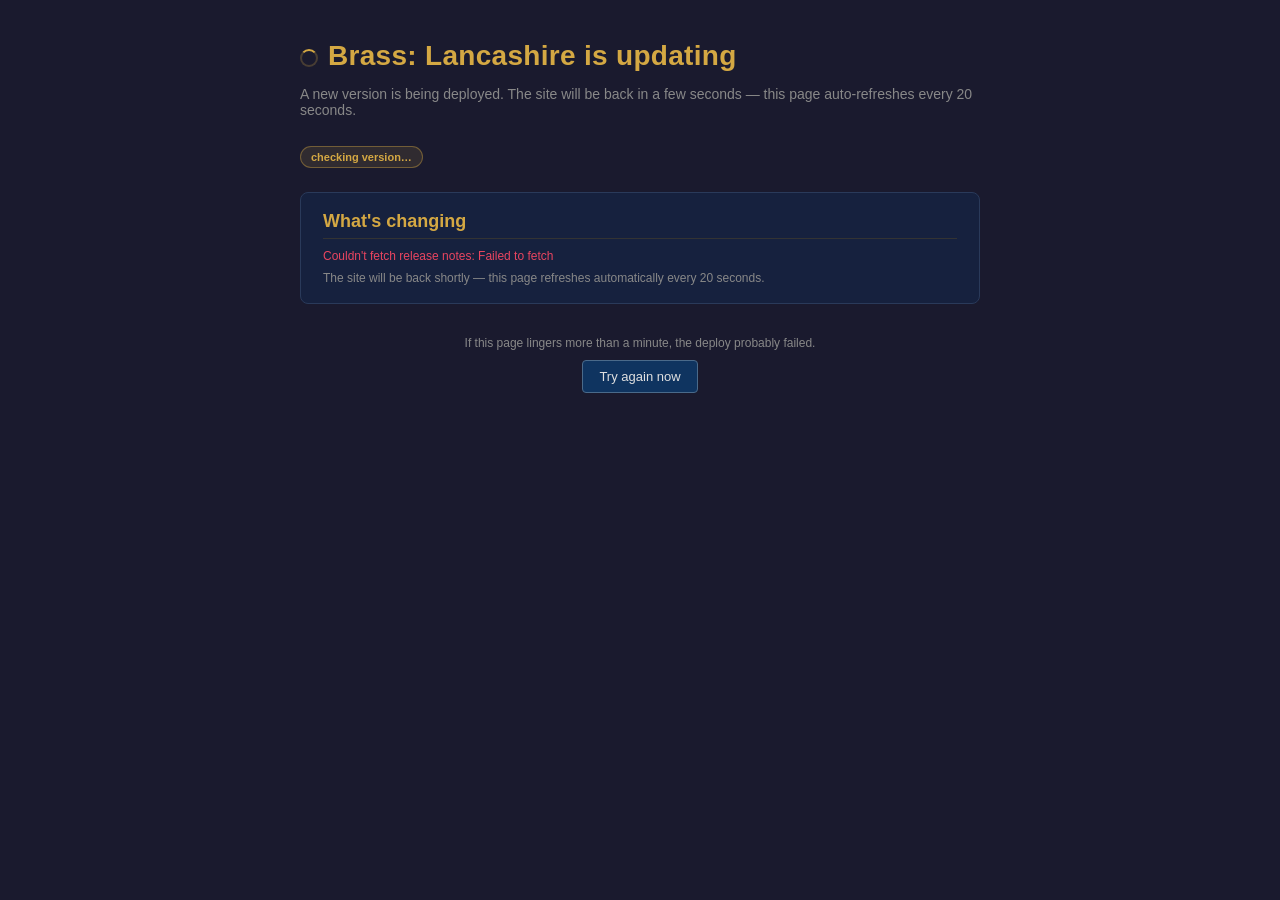
<file: brass-maintenance.html>
<!DOCTYPE html>
<html lang="en">
<head>
  <meta charset="UTF-8">
  <meta name="viewport" content="width=device-width, initial-scale=1.0">
  <title>Brass: Lancashire — Updating</title>
  <meta http-equiv="refresh" content="20">
  <style>
    :root {
      --bg: #1a1a2e;
      --bg-light: #16213e;
      --surface: #0f3460;
      --accent: #e94560;
      --gold: #d4a843;
      --text: #e0e0e0;
      --text-muted: #888;
    }
    * { box-sizing: border-box; }
    html, body {
      margin: 0; padding: 0;
      background: var(--bg);
      color: var(--text);
      font-family: -apple-system, BlinkMacSystemFont, "Segoe UI", Roboto, sans-serif;
      min-height: 100vh;
    }
    .wrap { max-width: 720px; margin: 0 auto; padding: 40px 20px 60px; }
    h1 { color: var(--gold); font-size: 28px; margin: 0 0 6px; letter-spacing: 0.3px; }
    .sub { color: var(--text-muted); font-size: 14px; margin-bottom: 28px; }
    .spinner {
      display: inline-block;
      width: 18px; height: 18px; margin-right: 10px;
      border: 2px solid rgba(212, 168, 67, 0.25);
      border-top-color: var(--gold);
      border-radius: 50%;
      animation: spin 0.9s linear infinite;
      vertical-align: middle;
    }
    @keyframes spin { to { transform: rotate(360deg); } }
    .card {
      background: var(--bg-light);
      border: 1px solid #2a3a5a;
      border-radius: 8px;
      padding: 18px 22px;
      margin-bottom: 18px;
    }
    .card h2 {
      color: var(--gold);
      font-size: 18px;
      margin: 0 0 10px;
      border-bottom: 1px solid #333;
      padding-bottom: 6px;
    }
    .card h3 { color: var(--gold); font-size: 15px; margin: 12px 0 6px; }
    .card ul { padding-left: 18px; margin: 6px 0; }
    .card li { margin: 4px 0; line-height: 1.5; font-size: 13px; }
    .card strong { color: #fff; }
    .card em { color: var(--gold); font-style: normal; }
    .card code {
      background: rgba(255,255,255,0.06);
      padding: 1px 5px; border-radius: 3px;
      font-size: 11px; color: #ffd166;
    }
    .meta {
      display: flex; flex-wrap: wrap; gap: 10px;
      margin-bottom: 24px;
    }
    .pill {
      background: rgba(212, 168, 67, 0.12);
      border: 1px solid rgba(212, 168, 67, 0.4);
      color: var(--gold);
      padding: 4px 10px; border-radius: 12px;
      font-size: 11px; font-weight: bold;
    }
    .footer {
      margin-top: 32px; text-align: center;
      color: var(--text-muted); font-size: 12px;
    }
    .footer button {
      margin-top: 10px;
      background: var(--surface);
      color: var(--text);
      border: 1px solid #4a6a8a;
      border-radius: 4px;
      padding: 8px 16px;
      font-size: 13px;
      cursor: pointer;
    }
    .footer button:hover { background: #1a4a7a; }
    .err { color: var(--accent); font-size: 12px; margin-top: 8px; }
  </style>
</head>
<body>
  <div class="wrap">
    <h1><span class="spinner"></span>Brass: Lancashire is updating</h1>
    <p class="sub">A new version is being deployed. The site will be back in a few seconds — this page auto-refreshes every 20 seconds.</p>

    <div class="meta" id="meta-row">
      <span class="pill" id="version-pill">checking version…</span>
    </div>

    <div class="card" id="changelog-card">
      <h2>What's changing</h2>
      <div id="changelog-body" style="color: var(--text-muted); font-size: 13px;">Loading the latest release notes from GitHub…</div>
    </div>

    <div class="footer">
      <div>If this page lingers more than a minute, the deploy probably failed.</div>
      <button onclick="location.reload()">Try again now</button>
    </div>
  </div>

  <script>
    // Pull the latest section of CHANGELOG.md from GitHub raw, render it.
    // Public repo so no auth needed. Fail gracefully — if GitHub is slow or
    // blocked, we still show the spinner + auto-refresh keeps trying the site.
    const RAW_URL = 'https://xai.world/brass-changelog.md';

    function escapeHtml(s) {
      return String(s).replace(/[&<>]/g, c => ({'&':'&amp;','<':'&lt;','>':'&gt;'}[c]));
    }

    function mdToHtml(md) {
      // Tiny inline-markdown converter — handles **bold**, *italic*, `code`,
      // ### / ## / # headings, and -bullet lists. Good enough for changelog.
      const lines = md.split('\n');
      let html = '';
      let inList = false;
      for (const raw of lines) {
        let line = escapeHtml(raw);
        line = line
          .replace(/`([^`]+)`/g, '<code>$1</code>')
          .replace(/\*\*(.+?)\*\*/g, '<strong>$1</strong>')
          .replace(/(^|[^*])\*([^*]+?)\*(?!\*)/g, '$1<em>$2</em>');
        if (/^### /.test(raw)) {
          if (inList) { html += '</ul>'; inList = false; }
          html += '<h3>' + line.replace(/^### /, '') + '</h3>';
        } else if (/^## /.test(raw)) {
          if (inList) { html += '</ul>'; inList = false; }
          html += '<h2>' + line.replace(/^## /, '') + '</h2>';
        } else if (/^# /.test(raw)) {
          if (inList) { html += '</ul>'; inList = false; }
          html += '<h1>' + line.replace(/^# /, '') + '</h1>';
        } else if (/^- /.test(raw)) {
          if (!inList) { html += '<ul>'; inList = true; }
          html += '<li>' + line.replace(/^- /, '') + '</li>';
        } else if (raw.trim() === '') {
          if (inList) { html += '</ul>'; inList = false; }
        } else {
          if (inList) { html += '</ul>'; inList = false; }
          html += '<p>' + line + '</p>';
        }
      }
      if (inList) html += '</ul>';
      return html;
    }

    function pickLatestSection(md) {
      // CHANGELOG is in NEWEST-FIRST order. The latest "### Title (vN.N.N)"
      // heading is the FIRST one in the file, not the last. Take the first
      // match and walk forward until the next "###" or "---" or EOF.
      const lines = md.split('\n');
      let firstStart = -1;
      for (let i = 0; i < lines.length; i++) {
        if (/^### .*\(v[\d.]+/.test(lines[i])) { firstStart = i; break; }
      }
      if (firstStart === -1) return null;
      const out = [];
      for (let i = firstStart; i < lines.length; i++) {
        const ln = lines[i];
        if (i > firstStart && /^### /.test(ln)) break;
        if (/^---\s*$/.test(ln)) break;
        out.push(ln);
      }
      return out.join('\n');
    }

    async function loadChangelog() {
      const body = document.getElementById('changelog-body');
      const pill = document.getElementById('version-pill');
      try {
        const r = await fetch(RAW_URL, { cache: 'no-store' });
        if (!r.ok) throw new Error('HTTP ' + r.status);
        const md = await r.text();
        const section = pickLatestSection(md);
        if (!section) throw new Error('no recent section found');
        const versionMatch = section.match(/v(\d+\.\d+\.\d+)/);
        if (versionMatch) pill.textContent = 'Deploying v' + versionMatch[1];
        body.style.color = 'var(--text)';
        body.innerHTML = mdToHtml(section);
      } catch (e) {
        body.innerHTML = '<div class="err">Couldn\'t fetch release notes: ' + escapeHtml(e.message) + '</div>'
          + '<div style="margin-top:8px;font-size:12px;color:var(--text-muted)">The site will be back shortly — this page refreshes automatically every 20 seconds.</div>';
      }
    }

    loadChangelog();
  </script>
</body>
</html>
</file>
<file: style.css>
/* ── Reset & Base ── */
*, *::before, *::after {
  margin: 0;
  padding: 0;
  box-sizing: border-box;
}

:root {
  --color-bg: #0e0e12;
  --color-bg-alt: #16161d;
  --color-surface: #1e1e28;
  --color-text: #e4e4e8;
  --color-text-muted: #9a9aab;
  --color-accent: #7c6ff7;
  --color-accent-glow: rgba(124, 111, 247, 0.25);
  --color-accent-2: #f77c6f;
  --color-accent-3: #6fe8f7;
  --color-border: #2a2a38;
  --radius: 12px;
  --max-width: 1000px;
}

html {
  scroll-behavior: smooth;
}

body {
  font-family: 'Inter', system-ui, -apple-system, sans-serif;
  background: var(--color-bg);
  color: var(--color-text);
  line-height: 1.7;
  -webkit-font-smoothing: antialiased;
}

a {
  color: var(--color-accent);
  text-decoration: none;
}

a:hover {
  text-decoration: underline;
}

/* ── Navigation ── */
header {
  position: sticky;
  top: 0;
  background: rgba(14, 14, 18, 0.85);
  backdrop-filter: blur(12px);
  border-bottom: 1px solid var(--color-border);
  z-index: 100;
}

nav {
  max-width: var(--max-width);
  margin: 0 auto;
  display: flex;
  justify-content: space-between;
  align-items: center;
  padding: 1rem 1.5rem;
}

.logo {
  font-weight: 900;
  font-size: 1.3rem;
  color: var(--color-text);
  letter-spacing: -0.03em;
}

.logo:hover {
  text-decoration: none;
  color: var(--color-accent);
}

.nav-links {
  display: flex;
  gap: 1.5rem;
  align-items: center;
}

.nav-links a {
  color: var(--color-text-muted);
  font-size: 0.9rem;
  font-weight: 400;
  transition: color 0.2s;
}

.nav-links a:hover {
  color: var(--color-text);
  text-decoration: none;
}

.lang-btn {
  background: var(--color-surface);
  color: var(--color-accent);
  border: 1px solid var(--color-accent);
  border-radius: 6px;
  padding: 0.25rem 0.6rem;
  font-size: 0.8rem;
  font-weight: 700;
  font-family: inherit;
  cursor: pointer;
  transition: background 0.2s, color 0.2s;
  letter-spacing: 0.04em;
}

.lang-btn:hover {
  background: var(--color-accent);
  color: var(--color-bg);
}

/* ── Hero ── */
.hero {
  position: relative;
  min-height: 420px;
  display: flex;
  align-items: flex-end;
  justify-content: center;
  overflow: hidden;
}

.hero-bg {
  position: absolute;
  inset: 0;
  z-index: 0;
}

.hero-bg img {
  width: 100%;
  height: 100%;
  object-fit: cover;
  object-position: center 40%;
  filter: brightness(0.45) saturate(0.8);
}

.hero-content {
  position: relative;
  z-index: 1;
  text-align: center;
  padding: 3rem 1.5rem 2.5rem;
  max-width: var(--max-width);
  width: 100%;
  background: linear-gradient(to top, rgba(14,14,18,0.95) 0%, rgba(14,14,18,0.6) 60%, transparent 100%);
}

.hero h1 {
  font-size: clamp(2rem, 5vw, 3.2rem);
  font-weight: 900;
  letter-spacing: -0.04em;
  margin-bottom: 0.5rem;
  text-shadow: 0 2px 20px rgba(0,0,0,0.5);
}

.highlight {
  background: linear-gradient(135deg, var(--color-accent), #a78bfa, var(--color-accent-2));
  -webkit-background-clip: text;
  -webkit-text-fill-color: transparent;
  background-clip: text;
}

.tagline {
  font-size: 1.1rem;
  color: var(--color-text-muted);
  font-weight: 300;
  margin-bottom: 0.5rem;
}

.hero-location {
  font-size: 1rem;
  color: var(--color-text);
  font-weight: 400;
}

.hero-location a {
  color: var(--color-text);
  border-bottom: 1px dashed var(--color-accent);
}

.hero-location a:hover {
  color: var(--color-accent);
  text-decoration: none;
}

.location-pin {
  margin-right: 0.3rem;
}

/* ── Sections ── */
.section {
  max-width: var(--max-width);
  margin: 0 auto;
  padding: 4rem 1.5rem;
}

.section-alt {
  background: var(--color-bg-alt);
  max-width: 100%;
}

.section-alt > h2,
.section-alt > p,
.section-alt > .passions-grid,
.section-alt > .worlds-grid,
.section-alt > .qna-list {
  max-width: var(--max-width);
  margin-left: auto;
  margin-right: auto;
}

.section h2 {
  font-size: 1.8rem;
  font-weight: 900;
  margin-bottom: 0.5rem;
  letter-spacing: -0.03em;
}

.section-subtitle {
  color: var(--color-text-muted);
  margin-bottom: 2rem;
}

/* ── About ── */
.about-content {
  margin-top: 1.5rem;
}

.about-content p {
  margin-bottom: 1rem;
  color: var(--color-text-muted);
  font-size: 1.05rem;
  line-height: 1.8;
}

/* ── Passions Grid ── */
.passions-grid {
  display: grid;
  grid-template-columns: repeat(3, 1fr);
  gap: 1.25rem;
  margin-top: 1rem;
}

.passion-card {
  background: var(--color-surface);
  border: 1px solid var(--color-border);
  border-radius: var(--radius);
  padding: 1.5rem;
  transition: transform 0.2s, border-color 0.3s, box-shadow 0.3s;
  position: relative;
  overflow: hidden;
}

.passion-card:hover {
  transform: translateY(-4px);
  border-color: var(--color-accent);
  box-shadow: 0 8px 30px var(--color-accent-glow);
}

.passion-wide {
  grid-column: span 2;
}

.passion-icon {
  font-size: 2rem;
  display: block;
  margin-bottom: 0.6rem;
}

.passion-card h3 {
  font-size: 1.1rem;
  font-weight: 700;
  margin-bottom: 0.4rem;
  letter-spacing: -0.01em;
}

.passion-card p {
  color: var(--color-text-muted);
  font-size: 0.9rem;
  line-height: 1.6;
}

.passion-link {
  display: inline-block;
  margin-top: 0.75rem;
  font-size: 0.85rem;
  font-weight: 600;
  color: var(--color-accent);
  transition: color 0.2s;
}

.passion-link:hover {
  color: var(--color-accent-3);
}

.passion-has-img {
  display: flex;
  flex-direction: column;
}

.passion-img {
  margin-top: 0.75rem;
  border-radius: 8px;
  width: 100%;
  max-height: 140px;
  object-fit: cover;
  border: 1px solid var(--color-border);
}

/* ── World Cards ── */
.worlds-grid {
  display: grid;
  grid-template-columns: repeat(auto-fill, minmax(260px, 1fr));
  gap: 1.25rem;
  margin-top: 1rem;
}

.world-card {
  display: block;
  background: var(--color-surface);
  border: 1px solid var(--color-border);
  border-radius: var(--radius);
  padding: 1.75rem;
  transition: transform 0.2s, border-color 0.2s, box-shadow 0.2s;
  color: var(--color-text);
}

.world-card:hover {
  transform: translateY(-4px);
  border-color: var(--color-accent);
  box-shadow: 0 8px 30px var(--color-accent-glow);
  text-decoration: none;
}

.world-icon {
  font-size: 2rem;
  display: block;
  margin-bottom: 0.75rem;
}

.world-card h3 {
  font-size: 1.15rem;
  font-weight: 600;
  margin-bottom: 0.4rem;
}

.world-card p {
  color: var(--color-text-muted);
  font-size: 0.9rem;
}

/* ── Page Layout with Sidebar ── */
.page-layout {
  display: flex;
  max-width: 1200px;
  margin: 0 auto;
}

.sidebar {
  width: 220px;
  flex-shrink: 0;
  position: sticky;
  top: 60px;
  align-self: flex-start;
  height: calc(100vh - 60px);
  overflow-y: auto;
  padding: 1.5rem 1rem 2rem 1.5rem;
  border-right: 1px solid var(--color-border);
}

.sidebar-title {
  font-size: 0.7rem;
  font-weight: 700;
  text-transform: uppercase;
  letter-spacing: 0.08em;
  color: var(--color-text-muted);
  margin-bottom: 0.75rem;
}

.sidebar .toc {
  list-style: none;
  padding: 0;
  margin: 0;
}

.sidebar .toc li {
  margin-bottom: 0.15rem;
}

.sidebar .toc a {
  display: block;
  padding: 0.35rem 0.6rem;
  font-size: 0.82rem;
  color: var(--color-text-muted);
  border-radius: 6px;
  transition: color 0.2s, background 0.2s;
  line-height: 1.4;
}

.sidebar .toc a:hover {
  color: var(--color-text);
  background: var(--color-surface);
  text-decoration: none;
}

.sidebar .toc a.active {
  color: var(--color-accent);
  background: var(--color-accent-glow);
}

.sidebar .toc .toc-sub a {
  padding-left: 1.2rem;
  font-size: 0.78rem;
  color: var(--color-text-muted);
  opacity: 0.8;
}

.sidebar .toc .toc-sub a:hover,
.sidebar .toc .toc-sub a.active {
  opacity: 1;
}

.page-main {
  flex: 1;
  min-width: 0;
}

/* ── Q&A ── */
.qna-list {
  display: flex;
  flex-direction: column;
  gap: 0.75rem;
}

.qna-item {
  background: var(--color-surface);
  border: 1px solid var(--color-border);
  border-radius: var(--radius);
  overflow: hidden;
}

.qna-item summary {
  padding: 1rem 1.25rem;
  cursor: pointer;
  font-weight: 600;
  font-size: 1rem;
  list-style: none;
  display: flex;
  align-items: center;
  gap: 0.75rem;
  transition: color 0.2s;
}

.qna-item summary::before {
  content: '▸';
  font-size: 0.8rem;
  color: var(--color-accent);
  transition: transform 0.2s;
  flex-shrink: 0;
}

.qna-item[open] summary::before {
  transform: rotate(90deg);
}

.qna-item summary:hover {
  color: var(--color-accent);
}

.qna-item p {
  padding: 0 1.25rem 1.25rem;
  color: var(--color-text-muted);
  font-size: 0.95rem;
}

/* ── Birthday Cake ── */
.birthday-controls {
  display: flex;
  gap: 0.75rem;
  align-items: center;
  justify-content: center;
  margin-bottom: 2.5rem;
}

#cake-number {
  width: 120px;
  padding: 0.65rem 1rem;
  font-size: 1.1rem;
  font-family: inherit;
  font-weight: 600;
  background: var(--color-surface);
  color: var(--color-text);
  border: 1px solid var(--color-border);
  border-radius: var(--radius);
  text-align: center;
  outline: none;
  transition: border-color 0.2s, box-shadow 0.2s;
  -moz-appearance: textfield;
}

#cake-number::-webkit-inner-spin-button,
#cake-number::-webkit-outer-spin-button {
  -webkit-appearance: none;
  margin: 0;
}

#cake-number:focus {
  border-color: var(--color-accent);
  box-shadow: 0 0 0 3px var(--color-accent-glow);
}

#cake-btn {
  padding: 0.65rem 1.8rem;
  font-size: 1rem;
  font-family: inherit;
  font-weight: 700;
  color: #fff;
  background: linear-gradient(135deg, var(--color-accent), var(--color-accent-2));
  border: none;
  border-radius: var(--radius);
  cursor: pointer;
  transition: transform 0.2s, box-shadow 0.2s;
}

#cake-btn:hover {
  transform: translateY(-2px);
  box-shadow: 0 6px 24px var(--color-accent-glow);
}

#cake-btn:active {
  transform: translateY(0);
}

/* Song controls */
.song-controls {
  display: flex;
  gap: 0.6rem;
  align-items: center;
  justify-content: center;
  margin-bottom: 2rem;
  flex-wrap: wrap;
}

.song-label {
  font-size: 0.9rem;
  font-weight: 600;
  color: var(--color-text-muted);
}

#song-select {
  padding: 0.5rem 0.8rem;
  font-size: 0.95rem;
  font-family: inherit;
  font-weight: 500;
  background: var(--color-surface);
  color: var(--color-text);
  border: 1px solid var(--color-border);
  border-radius: var(--radius);
  outline: none;
  cursor: pointer;
  transition: border-color 0.2s, box-shadow 0.2s;
  min-width: 200px;
}

#song-select:focus {
  border-color: var(--color-accent);
  box-shadow: 0 0 0 3px var(--color-accent-glow);
}

#song-select option {
  background: var(--color-surface);
  color: var(--color-text);
}

.mic-btn {
  width: 40px;
  height: 40px;
  border-radius: 50%;
  border: 2px solid var(--color-border);
  background: var(--color-surface);
  cursor: pointer;
  display: flex;
  align-items: center;
  justify-content: center;
  transition: border-color 0.2s, box-shadow 0.2s, transform 0.2s, background 0.2s;
  font-size: 1.1rem;
  padding: 0;
}

.mic-btn:hover {
  border-color: var(--color-accent);
  transform: scale(1.1);
}

.mic-btn.listening {
  border-color: var(--color-accent-2);
  background: rgba(247, 124, 111, 0.15);
  animation: mic-pulse 1s ease-in-out infinite;
}

@keyframes mic-pulse {
  0%, 100% { box-shadow: 0 0 0 0 rgba(247, 124, 111, 0.4); }
  50% { box-shadow: 0 0 0 10px rgba(247, 124, 111, 0); }
}

.mic-btn.no-support {
  display: none;
}

.mic-icon {
  pointer-events: none;
}

.voice-status {
  font-size: 0.85rem;
  color: var(--color-text-muted);
  min-height: 1.2em;
  transition: color 0.2s;
}

.voice-status.success {
  color: #51e898;
  font-weight: 600;
}

.voice-status.error {
  color: var(--color-accent-2);
}

.voice-status.listening-text {
  color: var(--color-accent-2);
  animation: blink-text 1s ease-in-out infinite;
}

@keyframes blink-text {
  0%, 100% { opacity: 1; }
  50% { opacity: 0.4; }
}

.cake-display {
  display: none;
  flex-direction: column;
  align-items: center;
  position: relative;
  overflow: hidden;
  padding-bottom: 2rem;
}

.cake-display.active {
  display: flex;
}

.cake-big-number {
  font-size: clamp(5rem, 15vw, 12rem);
  font-weight: 900;
  letter-spacing: -0.04em;
  line-height: 1;
  margin-bottom: 1.5rem;
  background: linear-gradient(135deg, var(--color-accent), #a78bfa, var(--color-accent-2), var(--color-accent-3));
  background-size: 300% 300%;
  -webkit-background-clip: text;
  -webkit-text-fill-color: transparent;
  background-clip: text;
  animation: number-shimmer 3s ease-in-out infinite;
  text-align: center;
  user-select: none;
}

@keyframes number-shimmer {
  0%, 100% { background-position: 0% 50%; }
  50% { background-position: 100% 50%; }
}

.cake-scene {
  display: flex;
  justify-content: center;
  perspective: 600px;
}

.cake-container {
  position: relative;
  display: flex;
  flex-direction: column;
  align-items: center;
}

.candles-area {
  display: flex;
  flex-wrap: wrap;
  justify-content: center;
  gap: 4px;
  padding: 0 20px;
  margin-bottom: -2px;
  position: relative;
  z-index: 2;
  max-width: 340px;
}

.candle {
  display: flex;
  flex-direction: column;
  align-items: center;
  animation: candle-appear 0.4s ease-out both;
}

@keyframes candle-appear {
  from { transform: translateY(10px); opacity: 0; }
  to { transform: translateY(0); opacity: 1; }
}

.candle-stick {
  width: 6px;
  height: 28px;
  border-radius: 2px 2px 0 0;
  position: relative;
}

.candle-stick.color-1 { background: linear-gradient(to bottom, #f77c6f, #e55a4f); }
.candle-stick.color-2 { background: linear-gradient(to bottom, #7c6ff7, #5a4fe5); }
.candle-stick.color-3 { background: linear-gradient(to bottom, #6fe8f7, #4fc5e5); }
.candle-stick.color-4 { background: linear-gradient(to bottom, #f7d76f, #e5c14f); }
.candle-stick.color-5 { background: linear-gradient(to bottom, #a78bfa, #8b6ff7); }

.candle-stick::before {
  content: '';
  position: absolute;
  top: -3px;
  left: 50%;
  transform: translateX(-50%);
  width: 2px;
  height: 5px;
  background: #333;
  border-radius: 1px;
}

.flame {
  width: 8px;
  height: 14px;
  background: radial-gradient(ellipse at 50% 90%, #fff 0%, #ffe066 30%, #ff9900 60%, rgba(255,80,0,0.4) 100%);
  border-radius: 50% 50% 50% 50% / 60% 60% 40% 40%;
  position: relative;
  top: -3px;
  animation: flame-flicker 0.3s ease-in-out infinite alternate;
  filter: blur(0.5px);
}

.flame::after {
  content: '';
  position: absolute;
  bottom: -4px;
  left: 50%;
  transform: translateX(-50%);
  width: 6px;
  height: 6px;
  background: radial-gradient(circle, rgba(255,200,50,0.5), transparent);
  border-radius: 50%;
}

@keyframes flame-flicker {
  0% { transform: scaleY(1) scaleX(1) rotate(-2deg); opacity: 1; }
  100% { transform: scaleY(1.15) scaleX(0.9) rotate(2deg); opacity: 0.85; }
}

.flame.blown-out {
  animation: blow-out 0.5s ease-out forwards;
}

@keyframes blow-out {
  0% { opacity: 1; transform: scaleY(1); }
  50% { opacity: 0.5; transform: scaleY(2) scaleX(0.3) translateY(-4px); }
  100% { opacity: 0; transform: scaleY(0) scaleX(0); }
}

.smoke {
  width: 4px;
  height: 0;
  position: relative;
  top: -3px;
}

.smoke::after {
  content: '';
  position: absolute;
  bottom: 0;
  left: 50%;
  transform: translateX(-50%);
  width: 4px;
  height: 16px;
  background: linear-gradient(to top, rgba(150,150,170,0.5), transparent);
  border-radius: 50%;
  animation: smoke-rise 1s ease-out forwards;
  opacity: 0;
}

.flame.blown-out + .candle-stick .smoke::after,
.smoke.visible::after {
  opacity: 1;
}

@keyframes smoke-rise {
  0% { opacity: 0.6; transform: translateX(-50%) translateY(0); }
  100% { opacity: 0; transform: translateX(-50%) translateY(-20px); }
}

.cake-layer {
  border-radius: 12px;
  position: relative;
}

.cake-top-layer {
  width: 200px;
  height: 50px;
  background: linear-gradient(to bottom, #f77c6f, #e55a4f);
  border-radius: 8px 8px 4px 4px;
  z-index: 1;
  box-shadow: inset 0 -4px 8px rgba(0,0,0,0.15);
}

.cake-mid-layer {
  width: 260px;
  height: 55px;
  background: linear-gradient(to bottom, #a78bfa, #7c6ff7);
  margin-top: -4px;
  border-radius: 4px;
  box-shadow: inset 0 -4px 8px rgba(0,0,0,0.15);
}

.cake-bot-layer {
  width: 320px;
  height: 60px;
  background: linear-gradient(to bottom, #6fe8f7, #4fc5e5);
  margin-top: -4px;
  border-radius: 4px 4px 10px 10px;
  box-shadow: inset 0 -4px 8px rgba(0,0,0,0.15);
}

.frosting-drips {
  position: absolute;
  top: 0;
  left: 0;
  right: 0;
  height: 100%;
  overflow: visible;
}

.drip {
  position: absolute;
  top: -2px;
  width: 12px;
  background: rgba(255,255,255,0.35);
  border-radius: 0 0 6px 6px;
  transform: translateX(-50%);
}

.frosting-drips-bottom .drip {
  background: rgba(255,255,255,0.25);
}

.cake-plate {
  width: 360px;
  height: 16px;
  background: linear-gradient(to bottom, #888, #666);
  border-radius: 50%;
  margin-top: -2px;
  box-shadow: 0 4px 16px rgba(0,0,0,0.4);
}

/* Confetti */
.confetti-container {
  position: absolute;
  top: 0;
  left: 0;
  width: 100%;
  height: 100%;
  pointer-events: none;
  overflow: hidden;
}

.confetti-piece {
  position: absolute;
  width: 10px;
  height: 10px;
  top: -10px;
  animation: confetti-fall linear forwards;
}

@keyframes confetti-fall {
  0% { transform: translateY(0) rotate(0deg); opacity: 1; }
  80% { opacity: 1; }
  100% { transform: translateY(500px) rotate(720deg); opacity: 0; }
}

/* Music button */
.cake-music-controls {
  display: flex;
  gap: 0.75rem;
  margin-top: 1.5rem;
  justify-content: center;
  flex-wrap: wrap;
}

.cake-action-btn {
  padding: 0.5rem 1.2rem;
  font-size: 0.9rem;
  font-family: inherit;
  font-weight: 600;
  background: var(--color-surface);
  color: var(--color-accent);
  border: 1px solid var(--color-accent);
  border-radius: var(--radius);
  cursor: pointer;
  transition: background 0.2s, color 0.2s, transform 0.2s;
}

.cake-action-btn:hover {
  background: var(--color-accent);
  color: #fff;
  transform: translateY(-2px);
}

.cake-action-btn.playing {
  background: var(--color-accent);
  color: #fff;
  animation: pulse-glow 1.5s ease-in-out infinite;
}

@keyframes pulse-glow {
  0%, 100% { box-shadow: 0 0 0 0 var(--color-accent-glow); }
  50% { box-shadow: 0 0 20px 4px var(--color-accent-glow); }
}

/* Responsive for birthday section */
@media (max-width: 768px) {
  .cake-top-layer { width: 150px; height: 40px; }
  .cake-mid-layer { width: 200px; height: 45px; }
  .cake-bot-layer { width: 250px; height: 50px; }
  .cake-plate { width: 280px; }
  .candles-area { max-width: 220px; }
  .candle-stick { height: 22px; width: 5px; }
  .flame { width: 6px; height: 11px; }
}

@media (max-width: 480px) {
  .birthday-controls {
    flex-direction: column;
    gap: 0.5rem;
  }
  #cake-number { width: 100%; }
  #cake-btn { width: 100%; }
}

/* ── Footer ── */
footer {
  border-top: 1px solid var(--color-border);
  padding: 2rem 1.5rem;
  text-align: center;
  color: var(--color-text-muted);
  font-size: 0.85rem;
}

.footer-links {
  display: flex;
  justify-content: center;
  gap: 1.5rem;
  margin-top: 0.75rem;
}

.footer-links a {
  color: var(--color-text-muted);
  transition: color 0.2s;
}

.footer-links a:hover {
  color: var(--color-text);
}

/* ── Responsive ── */
@media (max-width: 768px) {
  .page-layout {
    flex-direction: column;
  }

  .sidebar {
    position: relative;
    top: 0;
    width: 100%;
    height: auto;
    border-right: none;
    border-bottom: 1px solid var(--color-border);
    padding: 0.75rem 1.5rem;
  }

  .sidebar .toc {
    display: flex;
    flex-wrap: wrap;
    gap: 0.25rem;
  }

  .sidebar .toc li {
    margin-bottom: 0;
  }

  .sidebar .toc .toc-sub {
    display: none;
  }

  .passions-grid {
    grid-template-columns: 1fr;
  }

  .passion-wide {
    grid-column: span 1;
  }

  .hero {
    min-height: 320px;
  }

  .nav-links {
    gap: 0.8rem;
    flex-wrap: wrap;
    justify-content: flex-end;
  }

  .hero h1 {
    font-size: 1.8rem;
  }
}

@media (max-width: 480px) {
  .nav-links a {
    font-size: 0.8rem;
  }

  .section {
    padding: 2.5rem 1rem;
  }
}
</file>
